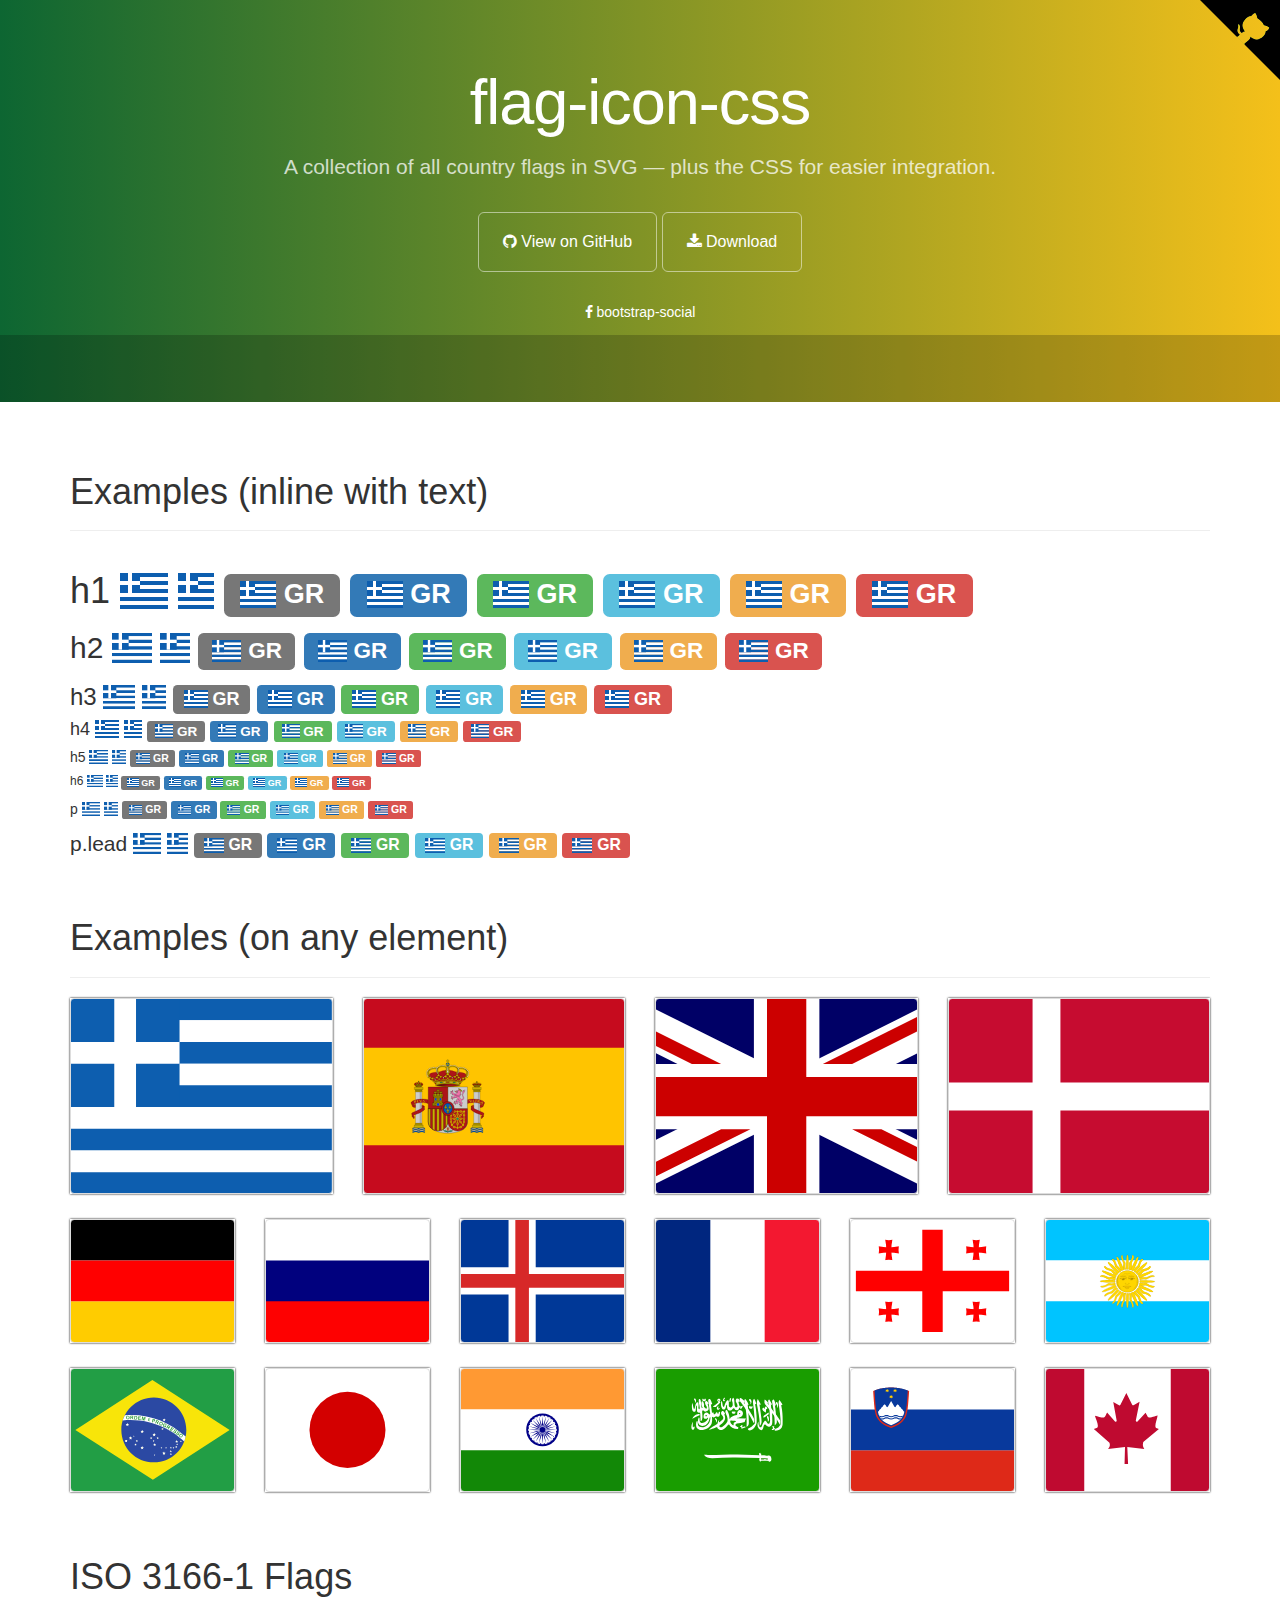
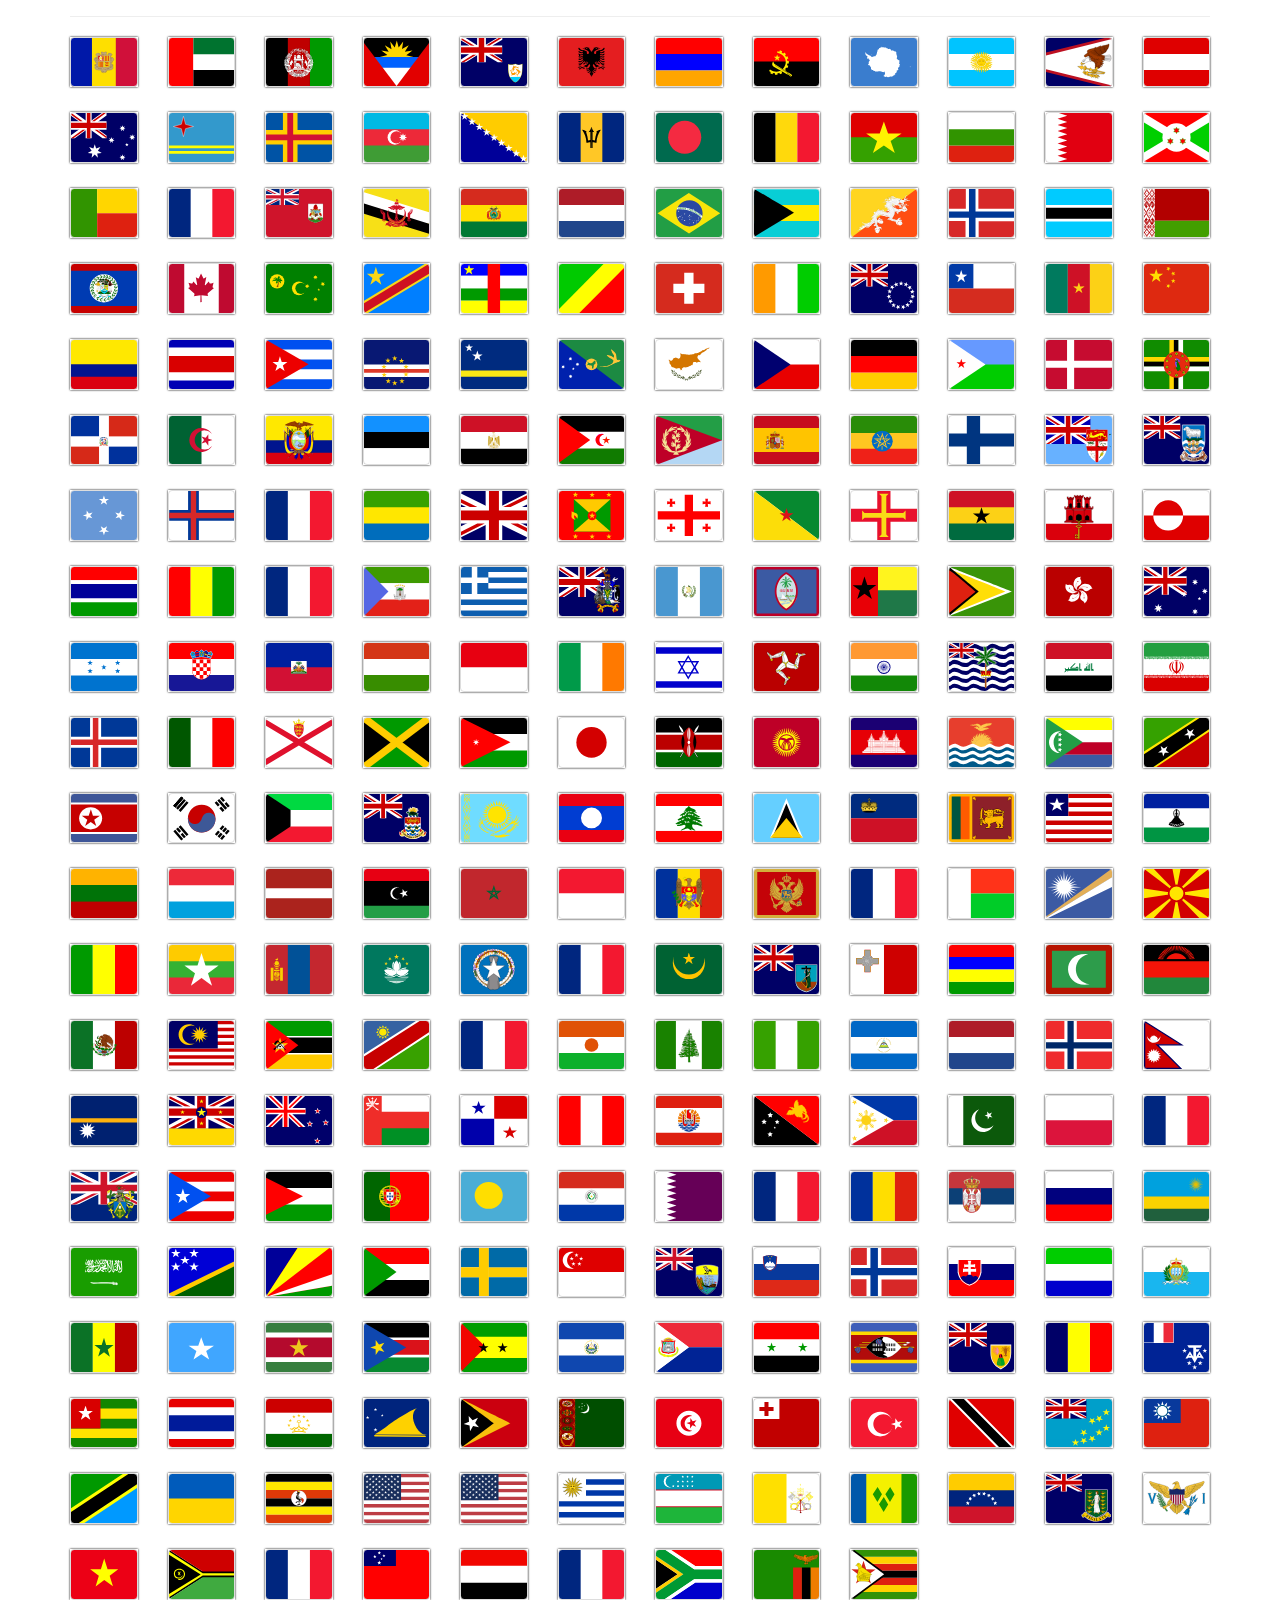
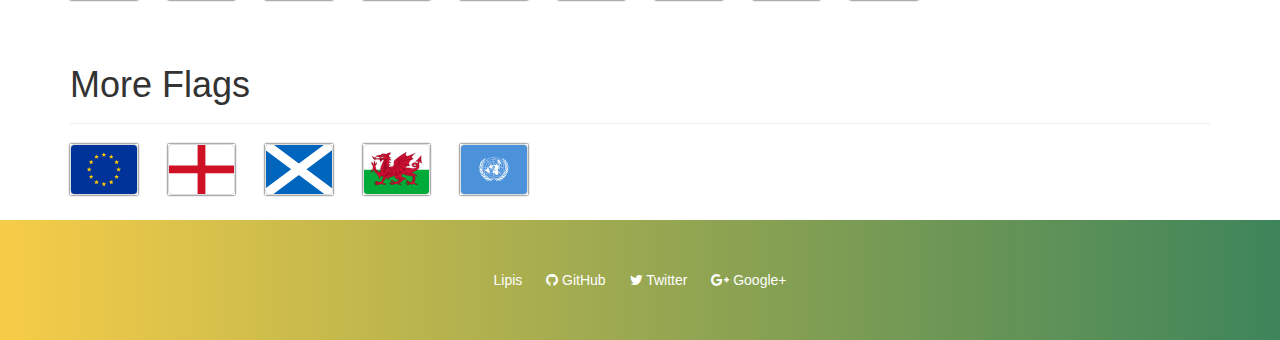
<file: apps/static/images/flag-icon-css-master/index.html>
<!DOCTYPE html>
<html lang="en">
  <head>
    <meta charset="utf-8">
    <meta name="viewport" content="width=device-width, initial-scale=1.0">
    <meta property="og:type" content="website" />
    <meta property="og:url" content="https://lipis.github.io/flag-icon-css/" />

    <title>SVG Country Flags | flag-icon-css</title>

    <link href="https://maxcdn.bootstrapcdn.com/bootstrap/3.3.6/css/bootstrap.min.css" rel="stylesheet" id="bootstrap">
    <link href="https://maxcdn.bootstrapcdn.com/font-awesome/4.5.0/css/font-awesome.min.css" rel="stylesheet">
    <link href="./assets/docs.css" rel="stylesheet">
    <link href="./css/flag-icon.css" rel="stylesheet">
  </head>

  <body>
    <div class="jumbotron">
      <div class="container">
        <h1>flag-icon-css</h1>
        <p>
          A collection of all country flags in SVG — plus the CSS for easier integration.
        </p>
        <a href="https://github.com/lipis/flag-icon-css" class="btn btn-outline btn-lg"><span class="fa fa-github"></span> View on GitHub</a>
        <a href="https://github.com/lipis/flag-icon-css/archive/master.zip" class="btn btn-outline btn-lg"><span class="fa fa-download"></span> Download</a>
        <ul class="jumbotron-links">
          <li><a href="https://lipis.github.io/bootstrap-social"><span class="fa fa-facebook"></span> bootstrap-social</a></li>
        </ul>
      </div>
      <div class="bottom">
        <iframe src="https://ghbtns.com/github-btn.html?user=lipis&amp;repo=flag-icon-css&amp;type=watch&amp;count=true" class="social-share"></iframe>
      </div>
    </div>
    <script>
      if (window.location.hostname.indexOf('github') > 0) {
        window.location.replace("http://flag-icon-css.lip.is/");
      }
    </script>
    <div class="container">
      <section id="examples">
        <div class="page-header">
          <h1>Examples (inline with text)</h1>
        </div>
        <div class="no-wrap">
          <h1>
            h1
            <span class="flag-icon flag-icon-gr"></span>
            <span class="flag-icon flag-icon-squared flag-icon-gr"></span>
            <span class="label label-default"><span class="flag-icon flag-icon-gr"></span> GR</span>
            <span class="label label-primary"><span class="flag-icon flag-icon-gr"></span> GR</span>
            <span class="label label-success"><span class="flag-icon flag-icon-gr"></span> GR</span>
            <span class="label label-info"><span class="flag-icon flag-icon-gr"></span> GR</span>
            <span class="label label-warning"><span class="flag-icon flag-icon-gr"></span> GR</span>
            <span class="label label-danger"><span class="flag-icon flag-icon-gr"></span> GR</span>
          </h1>
          <h2>
            h2
            <span class="flag-icon flag-icon-gr"></span>
            <span class="flag-icon flag-icon-squared flag-icon-gr"></span>
            <span class="label label-default"><span class="flag-icon flag-icon-gr"></span> GR</span>
            <span class="label label-primary"><span class="flag-icon flag-icon-gr"></span> GR</span>
            <span class="label label-success"><span class="flag-icon flag-icon-gr"></span> GR</span>
            <span class="label label-info"><span class="flag-icon flag-icon-gr"></span> GR</span>
            <span class="label label-warning"><span class="flag-icon flag-icon-gr"></span> GR</span>
            <span class="label label-danger"><span class="flag-icon flag-icon-gr"></span> GR</span>
          </h2>
          <h3>
            h3
            <span class="flag-icon flag-icon-gr"></span>
            <span class="flag-icon flag-icon-squared flag-icon-gr"></span>
            <span class="label label-default"><span class="flag-icon flag-icon-gr"></span> GR</span>
            <span class="label label-primary"><span class="flag-icon flag-icon-gr"></span> GR</span>
            <span class="label label-success"><span class="flag-icon flag-icon-gr"></span> GR</span>
            <span class="label label-info"><span class="flag-icon flag-icon-gr"></span> GR</span>
            <span class="label label-warning"><span class="flag-icon flag-icon-gr"></span> GR</span>
            <span class="label label-danger"><span class="flag-icon flag-icon-gr"></span> GR</span>
          </h3>
          <h4>
            h4
            <span class="flag-icon flag-icon-gr"></span>
            <span class="flag-icon flag-icon-squared flag-icon-gr"></span>
            <span class="label label-default"><span class="flag-icon flag-icon-gr"></span> GR</span>
            <span class="label label-primary"><span class="flag-icon flag-icon-gr"></span> GR</span>
            <span class="label label-success"><span class="flag-icon flag-icon-gr"></span> GR</span>
            <span class="label label-info"><span class="flag-icon flag-icon-gr"></span> GR</span>
            <span class="label label-warning"><span class="flag-icon flag-icon-gr"></span> GR</span>
            <span class="label label-danger"><span class="flag-icon flag-icon-gr"></span> GR</span>
          </h4>
          <h5>
            h5
            <span class="flag-icon flag-icon-gr"></span>
            <span class="flag-icon flag-icon-squared flag-icon-gr"></span>
            <span class="label label-default"><span class="flag-icon flag-icon-gr"></span> GR</span>
            <span class="label label-primary"><span class="flag-icon flag-icon-gr"></span> GR</span>
            <span class="label label-success"><span class="flag-icon flag-icon-gr"></span> GR</span>
            <span class="label label-info"><span class="flag-icon flag-icon-gr"></span> GR</span>
            <span class="label label-warning"><span class="flag-icon flag-icon-gr"></span> GR</span>
            <span class="label label-danger"><span class="flag-icon flag-icon-gr"></span> GR</span>
          </h5>
          <h6>
            h6
            <span class="flag-icon flag-icon-gr"></span>
            <span class="flag-icon flag-icon-squared flag-icon-gr"></span>
            <span class="label label-default"><span class="flag-icon flag-icon-gr"></span> GR</span>
            <span class="label label-primary"><span class="flag-icon flag-icon-gr"></span> GR</span>
            <span class="label label-success"><span class="flag-icon flag-icon-gr"></span> GR</span>
            <span class="label label-info"><span class="flag-icon flag-icon-gr"></span> GR</span>
            <span class="label label-warning"><span class="flag-icon flag-icon-gr"></span> GR</span>
            <span class="label label-danger"><span class="flag-icon flag-icon-gr"></span> GR</span>
          </h6>
          <p>
            p
            <span class="flag-icon flag-icon-gr"></span>
            <span class="flag-icon flag-icon-squared flag-icon-gr"></span>
            <span class="label label-default"><span class="flag-icon flag-icon-gr"></span> GR</span>
            <span class="label label-primary"><span class="flag-icon flag-icon-gr"></span> GR</span>
            <span class="label label-success"><span class="flag-icon flag-icon-gr"></span> GR</span>
            <span class="label label-info"><span class="flag-icon flag-icon-gr"></span> GR</span>
            <span class="label label-warning"><span class="flag-icon flag-icon-gr"></span> GR</span>
            <span class="label label-danger"><span class="flag-icon flag-icon-gr"></span> GR</span>
          </p>
          <p class="lead">
            p.lead
            <span class="flag-icon flag-icon-gr"></span>
            <span class="flag-icon flag-icon-squared flag-icon-gr"></span>
            <span class="label label-default"><span class="flag-icon flag-icon-gr"></span> GR</span>
            <span class="label label-primary"><span class="flag-icon flag-icon-gr"></span> GR</span>
            <span class="label label-success"><span class="flag-icon flag-icon-gr"></span> GR</span>
            <span class="label label-info"><span class="flag-icon flag-icon-gr"></span> GR</span>
            <span class="label label-warning"><span class="flag-icon flag-icon-gr"></span> GR</span>
            <span class="label label-danger"><span class="flag-icon flag-icon-gr"></span> GR</span>
          </p>
        </section>
      </section>
      <section id="more" class="d">
        <div class="page-header">
          <h1>Examples (on any element)</h1>
        </div>
        <div class="row">
          <div class="col-lg-3 col-md-4 col-sm-4 col-xs-6">
            <div class="flag-wrapper">
              <div class="img-thumbnail flag flag-icon-background flag-icon-gr"></div>
            </div>
          </div>
          <div class="col-lg-3 col-md-4 col-sm-4 col-xs-6">
            <div class="flag-wrapper">
              <div class="img-thumbnail flag flag-icon-background flag-icon-es"></div>
            </div>
          </div>
          <div class="col-lg-3 col-md-4 col-sm-4 col-xs-3">
            <div class="flag-wrapper">
              <div class="img-thumbnail flag flag-icon-background flag-icon-gb"></div>
            </div>
          </div>
          <div class="col-lg-3 col-sm-2 col-xs-3">
            <div class="flag-wrapper">
              <div class="img-thumbnail flag flag-icon-background flag-icon-dk"></div>
            </div>
          </div>
          <div class="col-sm-2 col-xs-3">
            <div class="flag-wrapper">
              <div class="img-thumbnail flag flag-icon-background flag-icon-de"></div>
            </div>
          </div>
          <div class="col-sm-2 col-xs-3">
            <div class="flag-wrapper">
              <div class="img-thumbnail flag flag-icon-background flag-icon-ru"></div>
            </div>
          </div>
          <div class="col-sm-2 col-xs-3">
            <div class="flag-wrapper">
              <div class="img-thumbnail flag flag-icon-background flag-icon-is"></div>
            </div>
          </div>
          <div class="col-sm-2 col-xs-3">
            <div class="flag-wrapper">
              <div class="img-thumbnail flag flag-icon-background flag-icon-fr"></div>
            </div>
          </div>
          <div class="col-sm-2 col-xs-3">
            <div class="flag-wrapper">
              <div class="img-thumbnail flag flag-icon-background flag-icon-ge"></div>
            </div>
          </div>
          <div class="col-sm-2 col-xs-3">
            <div class="flag-wrapper">
              <div class="img-thumbnail flag flag-icon-background flag-icon-ar"></div>
            </div>
          </div>
          <div class="col-sm-2 col-xs-3">
            <div class="flag-wrapper">
              <div class="img-thumbnail flag flag-icon-background flag-icon-br"></div>
            </div>
          </div>
          <div class="col-sm-2 col-xs-3">
            <div class="flag-wrapper">
              <div class="img-thumbnail flag flag-icon-background flag-icon-jp"></div>
            </div>
          </div>
          <div class="col-sm-2 col-xs-3 hidden-xs">
            <div class="flag-wrapper">
              <div class="img-thumbnail flag flag-icon-background flag-icon-in"></div>
            </div>
          </div>
          <div class="col-sm-2 col-xs-3">
            <div class="flag-wrapper">
              <div class="img-thumbnail flag flag-icon-background flag-icon-sa"></div>
            </div>
          </div>
          <div class="col-sm-2 col-xs-3">
            <div class="flag-wrapper">
              <div class="img-thumbnail flag flag-icon-background flag-icon-si"></div>
            </div>
          </div>
          <div class="col-sm-2 col-xs-3 visible-lg">
            <div class="flag-wrapper">
              <div class="img-thumbnail flag flag-icon-background flag-icon-ca"></div>
            </div>
          </div>
        </div>
      </section>
      <section class="all-flags">
        <div class="page-header">
          <h1>ISO 3166-1 Flags</h1>
        </div>
        <div class="row">
          <div class="col-md-1 col-sm-2 col-xs-3"><div class="flag-wrapper"><div class="img-thumbnail flag flag-icon-background flag-icon-ad" title="ad" id="ad"></div></div></div>
          <div class="col-md-1 col-sm-2 col-xs-3"><div class="flag-wrapper"><div class="img-thumbnail flag flag-icon-background flag-icon-ae" title="ae" id="ae"></div></div></div>
          <div class="col-md-1 col-sm-2 col-xs-3"><div class="flag-wrapper"><div class="img-thumbnail flag flag-icon-background flag-icon-af" title="af" id="af"></div></div></div>
          <div class="col-md-1 col-sm-2 col-xs-3"><div class="flag-wrapper"><div class="img-thumbnail flag flag-icon-background flag-icon-ag" title="ag" id="ag"></div></div></div>
          <div class="col-md-1 col-sm-2 col-xs-3"><div class="flag-wrapper"><div class="img-thumbnail flag flag-icon-background flag-icon-ai" title="ai" id="ai"></div></div></div>
          <div class="col-md-1 col-sm-2 col-xs-3"><div class="flag-wrapper"><div class="img-thumbnail flag flag-icon-background flag-icon-al" title="al" id="al"></div></div></div>
          <div class="col-md-1 col-sm-2 col-xs-3"><div class="flag-wrapper"><div class="img-thumbnail flag flag-icon-background flag-icon-am" title="am" id="am"></div></div></div>
          <div class="col-md-1 col-sm-2 col-xs-3"><div class="flag-wrapper"><div class="img-thumbnail flag flag-icon-background flag-icon-ao" title="ao" id="ao"></div></div></div>
          <div class="col-md-1 col-sm-2 col-xs-3"><div class="flag-wrapper"><div class="img-thumbnail flag flag-icon-background flag-icon-aq" title="aq" id="aq"></div></div></div>
          <div class="col-md-1 col-sm-2 col-xs-3"><div class="flag-wrapper"><div class="img-thumbnail flag flag-icon-background flag-icon-ar" title="ar" id="ar"></div></div></div>
          <div class="col-md-1 col-sm-2 col-xs-3"><div class="flag-wrapper"><div class="img-thumbnail flag flag-icon-background flag-icon-as" title="as" id="as"></div></div></div>
          <div class="col-md-1 col-sm-2 col-xs-3"><div class="flag-wrapper"><div class="img-thumbnail flag flag-icon-background flag-icon-at" title="at" id="at"></div></div></div>
          <div class="col-md-1 col-sm-2 col-xs-3"><div class="flag-wrapper"><div class="img-thumbnail flag flag-icon-background flag-icon-au" title="au" id="au"></div></div></div>
          <div class="col-md-1 col-sm-2 col-xs-3"><div class="flag-wrapper"><div class="img-thumbnail flag flag-icon-background flag-icon-aw" title="aw" id="aw"></div></div></div>
          <div class="col-md-1 col-sm-2 col-xs-3"><div class="flag-wrapper"><div class="img-thumbnail flag flag-icon-background flag-icon-ax" title="ax" id="ax"></div></div></div>
          <div class="col-md-1 col-sm-2 col-xs-3"><div class="flag-wrapper"><div class="img-thumbnail flag flag-icon-background flag-icon-az" title="az" id="az"></div></div></div>
          <div class="col-md-1 col-sm-2 col-xs-3"><div class="flag-wrapper"><div class="img-thumbnail flag flag-icon-background flag-icon-ba" title="ba" id="ba"></div></div></div>
          <div class="col-md-1 col-sm-2 col-xs-3"><div class="flag-wrapper"><div class="img-thumbnail flag flag-icon-background flag-icon-bb" title="bb" id="bb"></div></div></div>
          <div class="col-md-1 col-sm-2 col-xs-3"><div class="flag-wrapper"><div class="img-thumbnail flag flag-icon-background flag-icon-bd" title="bd" id="bd"></div></div></div>
          <div class="col-md-1 col-sm-2 col-xs-3"><div class="flag-wrapper"><div class="img-thumbnail flag flag-icon-background flag-icon-be" title="be" id="be"></div></div></div>
          <div class="col-md-1 col-sm-2 col-xs-3"><div class="flag-wrapper"><div class="img-thumbnail flag flag-icon-background flag-icon-bf" title="bf" id="bf"></div></div></div>
          <div class="col-md-1 col-sm-2 col-xs-3"><div class="flag-wrapper"><div class="img-thumbnail flag flag-icon-background flag-icon-bg" title="bg" id="bg"></div></div></div>
          <div class="col-md-1 col-sm-2 col-xs-3"><div class="flag-wrapper"><div class="img-thumbnail flag flag-icon-background flag-icon-bh" title="bh" id="bh"></div></div></div>
          <div class="col-md-1 col-sm-2 col-xs-3"><div class="flag-wrapper"><div class="img-thumbnail flag flag-icon-background flag-icon-bi" title="bi" id="bi"></div></div></div>
          <div class="col-md-1 col-sm-2 col-xs-3"><div class="flag-wrapper"><div class="img-thumbnail flag flag-icon-background flag-icon-bj" title="bj" id="bj"></div></div></div>
          <div class="col-md-1 col-sm-2 col-xs-3"><div class="flag-wrapper"><div class="img-thumbnail flag flag-icon-background flag-icon-bl" title="bl" id="bl"></div></div></div>
          <div class="col-md-1 col-sm-2 col-xs-3"><div class="flag-wrapper"><div class="img-thumbnail flag flag-icon-background flag-icon-bm" title="bm" id="bm"></div></div></div>
          <div class="col-md-1 col-sm-2 col-xs-3"><div class="flag-wrapper"><div class="img-thumbnail flag flag-icon-background flag-icon-bn" title="bn" id="bn"></div></div></div>
          <div class="col-md-1 col-sm-2 col-xs-3"><div class="flag-wrapper"><div class="img-thumbnail flag flag-icon-background flag-icon-bo" title="bo" id="bo"></div></div></div>
          <div class="col-md-1 col-sm-2 col-xs-3"><div class="flag-wrapper"><div class="img-thumbnail flag flag-icon-background flag-icon-bq" title="bq" id="bq"></div></div></div>
          <div class="col-md-1 col-sm-2 col-xs-3"><div class="flag-wrapper"><div class="img-thumbnail flag flag-icon-background flag-icon-br" title="br" id="br"></div></div></div>
          <div class="col-md-1 col-sm-2 col-xs-3"><div class="flag-wrapper"><div class="img-thumbnail flag flag-icon-background flag-icon-bs" title="bs" id="bs"></div></div></div>
          <div class="col-md-1 col-sm-2 col-xs-3"><div class="flag-wrapper"><div class="img-thumbnail flag flag-icon-background flag-icon-bt" title="bt" id="bt"></div></div></div>
          <div class="col-md-1 col-sm-2 col-xs-3"><div class="flag-wrapper"><div class="img-thumbnail flag flag-icon-background flag-icon-bv" title="bv" id="bv"></div></div></div>
          <div class="col-md-1 col-sm-2 col-xs-3"><div class="flag-wrapper"><div class="img-thumbnail flag flag-icon-background flag-icon-bw" title="bw" id="bw"></div></div></div>
          <div class="col-md-1 col-sm-2 col-xs-3"><div class="flag-wrapper"><div class="img-thumbnail flag flag-icon-background flag-icon-by" title="by" id="by"></div></div></div>
          <div class="col-md-1 col-sm-2 col-xs-3"><div class="flag-wrapper"><div class="img-thumbnail flag flag-icon-background flag-icon-bz" title="bz" id="bz"></div></div></div>
          <div class="col-md-1 col-sm-2 col-xs-3"><div class="flag-wrapper"><div class="img-thumbnail flag flag-icon-background flag-icon-ca" title="ca" id="ca"></div></div></div>
          <div class="col-md-1 col-sm-2 col-xs-3"><div class="flag-wrapper"><div class="img-thumbnail flag flag-icon-background flag-icon-cc" title="cc" id="cc"></div></div></div>
          <div class="col-md-1 col-sm-2 col-xs-3"><div class="flag-wrapper"><div class="img-thumbnail flag flag-icon-background flag-icon-cd" title="cd" id="cd"></div></div></div>
          <div class="col-md-1 col-sm-2 col-xs-3"><div class="flag-wrapper"><div class="img-thumbnail flag flag-icon-background flag-icon-cf" title="cf" id="cf"></div></div></div>
          <div class="col-md-1 col-sm-2 col-xs-3"><div class="flag-wrapper"><div class="img-thumbnail flag flag-icon-background flag-icon-cg" title="cg" id="cg"></div></div></div>
          <div class="col-md-1 col-sm-2 col-xs-3"><div class="flag-wrapper"><div class="img-thumbnail flag flag-icon-background flag-icon-ch" title="ch" id="ch"></div></div></div>
          <div class="col-md-1 col-sm-2 col-xs-3"><div class="flag-wrapper"><div class="img-thumbnail flag flag-icon-background flag-icon-ci" title="ci" id="ci"></div></div></div>
          <div class="col-md-1 col-sm-2 col-xs-3"><div class="flag-wrapper"><div class="img-thumbnail flag flag-icon-background flag-icon-ck" title="ck" id="ck"></div></div></div>
          <div class="col-md-1 col-sm-2 col-xs-3"><div class="flag-wrapper"><div class="img-thumbnail flag flag-icon-background flag-icon-cl" title="cl" id="cl"></div></div></div>
          <div class="col-md-1 col-sm-2 col-xs-3"><div class="flag-wrapper"><div class="img-thumbnail flag flag-icon-background flag-icon-cm" title="cm" id="cm"></div></div></div>
          <div class="col-md-1 col-sm-2 col-xs-3"><div class="flag-wrapper"><div class="img-thumbnail flag flag-icon-background flag-icon-cn" title="cn" id="cn"></div></div></div>
          <div class="col-md-1 col-sm-2 col-xs-3"><div class="flag-wrapper"><div class="img-thumbnail flag flag-icon-background flag-icon-co" title="co" id="co"></div></div></div>
          <div class="col-md-1 col-sm-2 col-xs-3"><div class="flag-wrapper"><div class="img-thumbnail flag flag-icon-background flag-icon-cr" title="cr" id="cr"></div></div></div>
          <div class="col-md-1 col-sm-2 col-xs-3"><div class="flag-wrapper"><div class="img-thumbnail flag flag-icon-background flag-icon-cu" title="cu" id="cu"></div></div></div>
          <div class="col-md-1 col-sm-2 col-xs-3"><div class="flag-wrapper"><div class="img-thumbnail flag flag-icon-background flag-icon-cv" title="cv" id="cv"></div></div></div>
          <div class="col-md-1 col-sm-2 col-xs-3"><div class="flag-wrapper"><div class="img-thumbnail flag flag-icon-background flag-icon-cw" title="cw" id="cw"></div></div></div>
          <div class="col-md-1 col-sm-2 col-xs-3"><div class="flag-wrapper"><div class="img-thumbnail flag flag-icon-background flag-icon-cx" title="cx" id="cx"></div></div></div>
          <div class="col-md-1 col-sm-2 col-xs-3"><div class="flag-wrapper"><div class="img-thumbnail flag flag-icon-background flag-icon-cy" title="cy" id="cy"></div></div></div>
          <div class="col-md-1 col-sm-2 col-xs-3"><div class="flag-wrapper"><div class="img-thumbnail flag flag-icon-background flag-icon-cz" title="cz" id="cz"></div></div></div>
          <div class="col-md-1 col-sm-2 col-xs-3"><div class="flag-wrapper"><div class="img-thumbnail flag flag-icon-background flag-icon-de" title="de" id="de"></div></div></div>
          <div class="col-md-1 col-sm-2 col-xs-3"><div class="flag-wrapper"><div class="img-thumbnail flag flag-icon-background flag-icon-dj" title="dj" id="dj"></div></div></div>
          <div class="col-md-1 col-sm-2 col-xs-3"><div class="flag-wrapper"><div class="img-thumbnail flag flag-icon-background flag-icon-dk" title="dk" id="dk"></div></div></div>
          <div class="col-md-1 col-sm-2 col-xs-3"><div class="flag-wrapper"><div class="img-thumbnail flag flag-icon-background flag-icon-dm" title="dm" id="dm"></div></div></div>
          <div class="col-md-1 col-sm-2 col-xs-3"><div class="flag-wrapper"><div class="img-thumbnail flag flag-icon-background flag-icon-do" title="do" id="do"></div></div></div>
          <div class="col-md-1 col-sm-2 col-xs-3"><div class="flag-wrapper"><div class="img-thumbnail flag flag-icon-background flag-icon-dz" title="dz" id="dz"></div></div></div>
          <div class="col-md-1 col-sm-2 col-xs-3"><div class="flag-wrapper"><div class="img-thumbnail flag flag-icon-background flag-icon-ec" title="ec" id="ec"></div></div></div>
          <div class="col-md-1 col-sm-2 col-xs-3"><div class="flag-wrapper"><div class="img-thumbnail flag flag-icon-background flag-icon-ee" title="ee" id="ee"></div></div></div>
          <div class="col-md-1 col-sm-2 col-xs-3"><div class="flag-wrapper"><div class="img-thumbnail flag flag-icon-background flag-icon-eg" title="eg" id="eg"></div></div></div>
          <div class="col-md-1 col-sm-2 col-xs-3"><div class="flag-wrapper"><div class="img-thumbnail flag flag-icon-background flag-icon-eh" title="eh" id="eh"></div></div></div>
          <div class="col-md-1 col-sm-2 col-xs-3"><div class="flag-wrapper"><div class="img-thumbnail flag flag-icon-background flag-icon-er" title="er" id="er"></div></div></div>
          <div class="col-md-1 col-sm-2 col-xs-3"><div class="flag-wrapper"><div class="img-thumbnail flag flag-icon-background flag-icon-es" title="es" id="es"></div></div></div>
          <div class="col-md-1 col-sm-2 col-xs-3"><div class="flag-wrapper"><div class="img-thumbnail flag flag-icon-background flag-icon-et" title="et" id="et"></div></div></div>
          <div class="col-md-1 col-sm-2 col-xs-3"><div class="flag-wrapper"><div class="img-thumbnail flag flag-icon-background flag-icon-fi" title="fi" id="fi"></div></div></div>
          <div class="col-md-1 col-sm-2 col-xs-3"><div class="flag-wrapper"><div class="img-thumbnail flag flag-icon-background flag-icon-fj" title="fj" id="fj"></div></div></div>
          <div class="col-md-1 col-sm-2 col-xs-3"><div class="flag-wrapper"><div class="img-thumbnail flag flag-icon-background flag-icon-fk" title="fk" id="fk"></div></div></div>
          <div class="col-md-1 col-sm-2 col-xs-3"><div class="flag-wrapper"><div class="img-thumbnail flag flag-icon-background flag-icon-fm" title="fm" id="fm"></div></div></div>
          <div class="col-md-1 col-sm-2 col-xs-3"><div class="flag-wrapper"><div class="img-thumbnail flag flag-icon-background flag-icon-fo" title="fo" id="fo"></div></div></div>
          <div class="col-md-1 col-sm-2 col-xs-3"><div class="flag-wrapper"><div class="img-thumbnail flag flag-icon-background flag-icon-fr" title="fr" id="fr"></div></div></div>
          <div class="col-md-1 col-sm-2 col-xs-3"><div class="flag-wrapper"><div class="img-thumbnail flag flag-icon-background flag-icon-ga" title="ga" id="ga"></div></div></div>
          <div class="col-md-1 col-sm-2 col-xs-3"><div class="flag-wrapper"><div class="img-thumbnail flag flag-icon-background flag-icon-gb" title="gb" id="gb"></div></div></div>
          <div class="col-md-1 col-sm-2 col-xs-3"><div class="flag-wrapper"><div class="img-thumbnail flag flag-icon-background flag-icon-gd" title="gd" id="gd"></div></div></div>
          <div class="col-md-1 col-sm-2 col-xs-3"><div class="flag-wrapper"><div class="img-thumbnail flag flag-icon-background flag-icon-ge" title="ge" id="ge"></div></div></div>
          <div class="col-md-1 col-sm-2 col-xs-3"><div class="flag-wrapper"><div class="img-thumbnail flag flag-icon-background flag-icon-gf" title="gf" id="gf"></div></div></div>
          <div class="col-md-1 col-sm-2 col-xs-3"><div class="flag-wrapper"><div class="img-thumbnail flag flag-icon-background flag-icon-gg" title="gg" id="gg"></div></div></div>
          <div class="col-md-1 col-sm-2 col-xs-3"><div class="flag-wrapper"><div class="img-thumbnail flag flag-icon-background flag-icon-gh" title="gh" id="gh"></div></div></div>
          <div class="col-md-1 col-sm-2 col-xs-3"><div class="flag-wrapper"><div class="img-thumbnail flag flag-icon-background flag-icon-gi" title="gi" id="gi"></div></div></div>
          <div class="col-md-1 col-sm-2 col-xs-3"><div class="flag-wrapper"><div class="img-thumbnail flag flag-icon-background flag-icon-gl" title="gl" id="gl"></div></div></div>
          <div class="col-md-1 col-sm-2 col-xs-3"><div class="flag-wrapper"><div class="img-thumbnail flag flag-icon-background flag-icon-gm" title="gm" id="gm"></div></div></div>
          <div class="col-md-1 col-sm-2 col-xs-3"><div class="flag-wrapper"><div class="img-thumbnail flag flag-icon-background flag-icon-gn" title="gn" id="gn"></div></div></div>
          <div class="col-md-1 col-sm-2 col-xs-3"><div class="flag-wrapper"><div class="img-thumbnail flag flag-icon-background flag-icon-gp" title="gp" id="gp"></div></div></div>
          <div class="col-md-1 col-sm-2 col-xs-3"><div class="flag-wrapper"><div class="img-thumbnail flag flag-icon-background flag-icon-gq" title="gq" id="gq"></div></div></div>
          <div class="col-md-1 col-sm-2 col-xs-3"><div class="flag-wrapper"><div class="img-thumbnail flag flag-icon-background flag-icon-gr" title="gr" id="gr"></div></div></div>
          <div class="col-md-1 col-sm-2 col-xs-3"><div class="flag-wrapper"><div class="img-thumbnail flag flag-icon-background flag-icon-gs" title="gs" id="gs"></div></div></div>
          <div class="col-md-1 col-sm-2 col-xs-3"><div class="flag-wrapper"><div class="img-thumbnail flag flag-icon-background flag-icon-gt" title="gt" id="gt"></div></div></div>
          <div class="col-md-1 col-sm-2 col-xs-3"><div class="flag-wrapper"><div class="img-thumbnail flag flag-icon-background flag-icon-gu" title="gu" id="gu"></div></div></div>
          <div class="col-md-1 col-sm-2 col-xs-3"><div class="flag-wrapper"><div class="img-thumbnail flag flag-icon-background flag-icon-gw" title="gw" id="gw"></div></div></div>
          <div class="col-md-1 col-sm-2 col-xs-3"><div class="flag-wrapper"><div class="img-thumbnail flag flag-icon-background flag-icon-gy" title="gy" id="gy"></div></div></div>
          <div class="col-md-1 col-sm-2 col-xs-3"><div class="flag-wrapper"><div class="img-thumbnail flag flag-icon-background flag-icon-hk" title="hk" id="hk"></div></div></div>
          <div class="col-md-1 col-sm-2 col-xs-3"><div class="flag-wrapper"><div class="img-thumbnail flag flag-icon-background flag-icon-hm" title="hm" id="hm"></div></div></div>
          <div class="col-md-1 col-sm-2 col-xs-3"><div class="flag-wrapper"><div class="img-thumbnail flag flag-icon-background flag-icon-hn" title="hn" id="hn"></div></div></div>
          <div class="col-md-1 col-sm-2 col-xs-3"><div class="flag-wrapper"><div class="img-thumbnail flag flag-icon-background flag-icon-hr" title="hr" id="hr"></div></div></div>
          <div class="col-md-1 col-sm-2 col-xs-3"><div class="flag-wrapper"><div class="img-thumbnail flag flag-icon-background flag-icon-ht" title="ht" id="ht"></div></div></div>
          <div class="col-md-1 col-sm-2 col-xs-3"><div class="flag-wrapper"><div class="img-thumbnail flag flag-icon-background flag-icon-hu" title="hu" id="hu"></div></div></div>
          <div class="col-md-1 col-sm-2 col-xs-3"><div class="flag-wrapper"><div class="img-thumbnail flag flag-icon-background flag-icon-id" title="id" id="id"></div></div></div>
          <div class="col-md-1 col-sm-2 col-xs-3"><div class="flag-wrapper"><div class="img-thumbnail flag flag-icon-background flag-icon-ie" title="ie" id="ie"></div></div></div>
          <div class="col-md-1 col-sm-2 col-xs-3"><div class="flag-wrapper"><div class="img-thumbnail flag flag-icon-background flag-icon-il" title="il" id="il"></div></div></div>
          <div class="col-md-1 col-sm-2 col-xs-3"><div class="flag-wrapper"><div class="img-thumbnail flag flag-icon-background flag-icon-im" title="im" id="im"></div></div></div>
          <div class="col-md-1 col-sm-2 col-xs-3"><div class="flag-wrapper"><div class="img-thumbnail flag flag-icon-background flag-icon-in" title="in" id="in"></div></div></div>
          <div class="col-md-1 col-sm-2 col-xs-3"><div class="flag-wrapper"><div class="img-thumbnail flag flag-icon-background flag-icon-io" title="io" id="io"></div></div></div>
          <div class="col-md-1 col-sm-2 col-xs-3"><div class="flag-wrapper"><div class="img-thumbnail flag flag-icon-background flag-icon-iq" title="iq" id="iq"></div></div></div>
          <div class="col-md-1 col-sm-2 col-xs-3"><div class="flag-wrapper"><div class="img-thumbnail flag flag-icon-background flag-icon-ir" title="ir" id="ir"></div></div></div>
          <div class="col-md-1 col-sm-2 col-xs-3"><div class="flag-wrapper"><div class="img-thumbnail flag flag-icon-background flag-icon-is" title="is" id="is"></div></div></div>
          <div class="col-md-1 col-sm-2 col-xs-3"><div class="flag-wrapper"><div class="img-thumbnail flag flag-icon-background flag-icon-it" title="it" id="it"></div></div></div>
          <div class="col-md-1 col-sm-2 col-xs-3"><div class="flag-wrapper"><div class="img-thumbnail flag flag-icon-background flag-icon-je" title="je" id="je"></div></div></div>
          <div class="col-md-1 col-sm-2 col-xs-3"><div class="flag-wrapper"><div class="img-thumbnail flag flag-icon-background flag-icon-jm" title="jm" id="jm"></div></div></div>
          <div class="col-md-1 col-sm-2 col-xs-3"><div class="flag-wrapper"><div class="img-thumbnail flag flag-icon-background flag-icon-jo" title="jo" id="jo"></div></div></div>
          <div class="col-md-1 col-sm-2 col-xs-3"><div class="flag-wrapper"><div class="img-thumbnail flag flag-icon-background flag-icon-jp" title="jp" id="jp"></div></div></div>
          <div class="col-md-1 col-sm-2 col-xs-3"><div class="flag-wrapper"><div class="img-thumbnail flag flag-icon-background flag-icon-ke" title="ke" id="ke"></div></div></div>
          <div class="col-md-1 col-sm-2 col-xs-3"><div class="flag-wrapper"><div class="img-thumbnail flag flag-icon-background flag-icon-kg" title="kg" id="kg"></div></div></div>
          <div class="col-md-1 col-sm-2 col-xs-3"><div class="flag-wrapper"><div class="img-thumbnail flag flag-icon-background flag-icon-kh" title="kh" id="kh"></div></div></div>
          <div class="col-md-1 col-sm-2 col-xs-3"><div class="flag-wrapper"><div class="img-thumbnail flag flag-icon-background flag-icon-ki" title="ki" id="ki"></div></div></div>
          <div class="col-md-1 col-sm-2 col-xs-3"><div class="flag-wrapper"><div class="img-thumbnail flag flag-icon-background flag-icon-km" title="km" id="km"></div></div></div>
          <div class="col-md-1 col-sm-2 col-xs-3"><div class="flag-wrapper"><div class="img-thumbnail flag flag-icon-background flag-icon-kn" title="kn" id="kn"></div></div></div>
          <div class="col-md-1 col-sm-2 col-xs-3"><div class="flag-wrapper"><div class="img-thumbnail flag flag-icon-background flag-icon-kp" title="kp" id="kp"></div></div></div>
          <div class="col-md-1 col-sm-2 col-xs-3"><div class="flag-wrapper"><div class="img-thumbnail flag flag-icon-background flag-icon-kr" title="kr" id="kr"></div></div></div>
          <div class="col-md-1 col-sm-2 col-xs-3"><div class="flag-wrapper"><div class="img-thumbnail flag flag-icon-background flag-icon-kw" title="kw" id="kw"></div></div></div>
          <div class="col-md-1 col-sm-2 col-xs-3"><div class="flag-wrapper"><div class="img-thumbnail flag flag-icon-background flag-icon-ky" title="ky" id="ky"></div></div></div>
          <div class="col-md-1 col-sm-2 col-xs-3"><div class="flag-wrapper"><div class="img-thumbnail flag flag-icon-background flag-icon-kz" title="kz" id="kz"></div></div></div>
          <div class="col-md-1 col-sm-2 col-xs-3"><div class="flag-wrapper"><div class="img-thumbnail flag flag-icon-background flag-icon-la" title="la" id="la"></div></div></div>
          <div class="col-md-1 col-sm-2 col-xs-3"><div class="flag-wrapper"><div class="img-thumbnail flag flag-icon-background flag-icon-lb" title="lb" id="lb"></div></div></div>
          <div class="col-md-1 col-sm-2 col-xs-3"><div class="flag-wrapper"><div class="img-thumbnail flag flag-icon-background flag-icon-lc" title="lc" id="lc"></div></div></div>
          <div class="col-md-1 col-sm-2 col-xs-3"><div class="flag-wrapper"><div class="img-thumbnail flag flag-icon-background flag-icon-li" title="li" id="li"></div></div></div>
          <div class="col-md-1 col-sm-2 col-xs-3"><div class="flag-wrapper"><div class="img-thumbnail flag flag-icon-background flag-icon-lk" title="lk" id="lk"></div></div></div>
          <div class="col-md-1 col-sm-2 col-xs-3"><div class="flag-wrapper"><div class="img-thumbnail flag flag-icon-background flag-icon-lr" title="lr" id="lr"></div></div></div>
          <div class="col-md-1 col-sm-2 col-xs-3"><div class="flag-wrapper"><div class="img-thumbnail flag flag-icon-background flag-icon-ls" title="ls" id="ls"></div></div></div>
          <div class="col-md-1 col-sm-2 col-xs-3"><div class="flag-wrapper"><div class="img-thumbnail flag flag-icon-background flag-icon-lt" title="lt" id="lt"></div></div></div>
          <div class="col-md-1 col-sm-2 col-xs-3"><div class="flag-wrapper"><div class="img-thumbnail flag flag-icon-background flag-icon-lu" title="lu" id="lu"></div></div></div>
          <div class="col-md-1 col-sm-2 col-xs-3"><div class="flag-wrapper"><div class="img-thumbnail flag flag-icon-background flag-icon-lv" title="lv" id="lv"></div></div></div>
          <div class="col-md-1 col-sm-2 col-xs-3"><div class="flag-wrapper"><div class="img-thumbnail flag flag-icon-background flag-icon-ly" title="ly" id="ly"></div></div></div>
          <div class="col-md-1 col-sm-2 col-xs-3"><div class="flag-wrapper"><div class="img-thumbnail flag flag-icon-background flag-icon-ma" title="ma" id="ma"></div></div></div>
          <div class="col-md-1 col-sm-2 col-xs-3"><div class="flag-wrapper"><div class="img-thumbnail flag flag-icon-background flag-icon-mc" title="mc" id="mc"></div></div></div>
          <div class="col-md-1 col-sm-2 col-xs-3"><div class="flag-wrapper"><div class="img-thumbnail flag flag-icon-background flag-icon-md" title="md" id="md"></div></div></div>
          <div class="col-md-1 col-sm-2 col-xs-3"><div class="flag-wrapper"><div class="img-thumbnail flag flag-icon-background flag-icon-me" title="me" id="me"></div></div></div>
          <div class="col-md-1 col-sm-2 col-xs-3"><div class="flag-wrapper"><div class="img-thumbnail flag flag-icon-background flag-icon-mf" title="mf" id="mf"></div></div></div>
          <div class="col-md-1 col-sm-2 col-xs-3"><div class="flag-wrapper"><div class="img-thumbnail flag flag-icon-background flag-icon-mg" title="mg" id="mg"></div></div></div>
          <div class="col-md-1 col-sm-2 col-xs-3"><div class="flag-wrapper"><div class="img-thumbnail flag flag-icon-background flag-icon-mh" title="mh" id="mh"></div></div></div>
          <div class="col-md-1 col-sm-2 col-xs-3"><div class="flag-wrapper"><div class="img-thumbnail flag flag-icon-background flag-icon-mk" title="mk" id="mk"></div></div></div>
          <div class="col-md-1 col-sm-2 col-xs-3"><div class="flag-wrapper"><div class="img-thumbnail flag flag-icon-background flag-icon-ml" title="ml" id="ml"></div></div></div>
          <div class="col-md-1 col-sm-2 col-xs-3"><div class="flag-wrapper"><div class="img-thumbnail flag flag-icon-background flag-icon-mm" title="mm" id="mm"></div></div></div>
          <div class="col-md-1 col-sm-2 col-xs-3"><div class="flag-wrapper"><div class="img-thumbnail flag flag-icon-background flag-icon-mn" title="mn" id="mn"></div></div></div>
          <div class="col-md-1 col-sm-2 col-xs-3"><div class="flag-wrapper"><div class="img-thumbnail flag flag-icon-background flag-icon-mo" title="mo" id="mo"></div></div></div>
          <div class="col-md-1 col-sm-2 col-xs-3"><div class="flag-wrapper"><div class="img-thumbnail flag flag-icon-background flag-icon-mp" title="mp" id="mp"></div></div></div>
          <div class="col-md-1 col-sm-2 col-xs-3"><div class="flag-wrapper"><div class="img-thumbnail flag flag-icon-background flag-icon-mq" title="mq" id="mq"></div></div></div>
          <div class="col-md-1 col-sm-2 col-xs-3"><div class="flag-wrapper"><div class="img-thumbnail flag flag-icon-background flag-icon-mr" title="mr" id="mr"></div></div></div>
          <div class="col-md-1 col-sm-2 col-xs-3"><div class="flag-wrapper"><div class="img-thumbnail flag flag-icon-background flag-icon-ms" title="ms" id="ms"></div></div></div>
          <div class="col-md-1 col-sm-2 col-xs-3"><div class="flag-wrapper"><div class="img-thumbnail flag flag-icon-background flag-icon-mt" title="mt" id="mt"></div></div></div>
          <div class="col-md-1 col-sm-2 col-xs-3"><div class="flag-wrapper"><div class="img-thumbnail flag flag-icon-background flag-icon-mu" title="mu" id="mu"></div></div></div>
          <div class="col-md-1 col-sm-2 col-xs-3"><div class="flag-wrapper"><div class="img-thumbnail flag flag-icon-background flag-icon-mv" title="mv" id="mv"></div></div></div>
          <div class="col-md-1 col-sm-2 col-xs-3"><div class="flag-wrapper"><div class="img-thumbnail flag flag-icon-background flag-icon-mw" title="mw" id="mw"></div></div></div>
          <div class="col-md-1 col-sm-2 col-xs-3"><div class="flag-wrapper"><div class="img-thumbnail flag flag-icon-background flag-icon-mx" title="mx" id="mx"></div></div></div>
          <div class="col-md-1 col-sm-2 col-xs-3"><div class="flag-wrapper"><div class="img-thumbnail flag flag-icon-background flag-icon-my" title="my" id="my"></div></div></div>
          <div class="col-md-1 col-sm-2 col-xs-3"><div class="flag-wrapper"><div class="img-thumbnail flag flag-icon-background flag-icon-mz" title="mz" id="mz"></div></div></div>
          <div class="col-md-1 col-sm-2 col-xs-3"><div class="flag-wrapper"><div class="img-thumbnail flag flag-icon-background flag-icon-na" title="na" id="na"></div></div></div>
          <div class="col-md-1 col-sm-2 col-xs-3"><div class="flag-wrapper"><div class="img-thumbnail flag flag-icon-background flag-icon-nc" title="nc" id="nc"></div></div></div>
          <div class="col-md-1 col-sm-2 col-xs-3"><div class="flag-wrapper"><div class="img-thumbnail flag flag-icon-background flag-icon-ne" title="ne" id="ne"></div></div></div>
          <div class="col-md-1 col-sm-2 col-xs-3"><div class="flag-wrapper"><div class="img-thumbnail flag flag-icon-background flag-icon-nf" title="nf" id="nf"></div></div></div>
          <div class="col-md-1 col-sm-2 col-xs-3"><div class="flag-wrapper"><div class="img-thumbnail flag flag-icon-background flag-icon-ng" title="ng" id="ng"></div></div></div>
          <div class="col-md-1 col-sm-2 col-xs-3"><div class="flag-wrapper"><div class="img-thumbnail flag flag-icon-background flag-icon-ni" title="ni" id="ni"></div></div></div>
          <div class="col-md-1 col-sm-2 col-xs-3"><div class="flag-wrapper"><div class="img-thumbnail flag flag-icon-background flag-icon-nl" title="nl" id="nl"></div></div></div>
          <div class="col-md-1 col-sm-2 col-xs-3"><div class="flag-wrapper"><div class="img-thumbnail flag flag-icon-background flag-icon-no" title="no" id="no"></div></div></div>
          <div class="col-md-1 col-sm-2 col-xs-3"><div class="flag-wrapper"><div class="img-thumbnail flag flag-icon-background flag-icon-np" title="np" id="np"></div></div></div>
          <div class="col-md-1 col-sm-2 col-xs-3"><div class="flag-wrapper"><div class="img-thumbnail flag flag-icon-background flag-icon-nr" title="nr" id="nr"></div></div></div>
          <div class="col-md-1 col-sm-2 col-xs-3"><div class="flag-wrapper"><div class="img-thumbnail flag flag-icon-background flag-icon-nu" title="nu" id="nu"></div></div></div>
          <div class="col-md-1 col-sm-2 col-xs-3"><div class="flag-wrapper"><div class="img-thumbnail flag flag-icon-background flag-icon-nz" title="nz" id="nz"></div></div></div>
          <div class="col-md-1 col-sm-2 col-xs-3"><div class="flag-wrapper"><div class="img-thumbnail flag flag-icon-background flag-icon-om" title="om" id="om"></div></div></div>
          <div class="col-md-1 col-sm-2 col-xs-3"><div class="flag-wrapper"><div class="img-thumbnail flag flag-icon-background flag-icon-pa" title="pa" id="pa"></div></div></div>
          <div class="col-md-1 col-sm-2 col-xs-3"><div class="flag-wrapper"><div class="img-thumbnail flag flag-icon-background flag-icon-pe" title="pe" id="pe"></div></div></div>
          <div class="col-md-1 col-sm-2 col-xs-3"><div class="flag-wrapper"><div class="img-thumbnail flag flag-icon-background flag-icon-pf" title="pf" id="pf"></div></div></div>
          <div class="col-md-1 col-sm-2 col-xs-3"><div class="flag-wrapper"><div class="img-thumbnail flag flag-icon-background flag-icon-pg" title="pg" id="pg"></div></div></div>
          <div class="col-md-1 col-sm-2 col-xs-3"><div class="flag-wrapper"><div class="img-thumbnail flag flag-icon-background flag-icon-ph" title="ph" id="ph"></div></div></div>
          <div class="col-md-1 col-sm-2 col-xs-3"><div class="flag-wrapper"><div class="img-thumbnail flag flag-icon-background flag-icon-pk" title="pk" id="pk"></div></div></div>
          <div class="col-md-1 col-sm-2 col-xs-3"><div class="flag-wrapper"><div class="img-thumbnail flag flag-icon-background flag-icon-pl" title="pl" id="pl"></div></div></div>
          <div class="col-md-1 col-sm-2 col-xs-3"><div class="flag-wrapper"><div class="img-thumbnail flag flag-icon-background flag-icon-pm" title="pm" id="pm"></div></div></div>
          <div class="col-md-1 col-sm-2 col-xs-3"><div class="flag-wrapper"><div class="img-thumbnail flag flag-icon-background flag-icon-pn" title="pn" id="pn"></div></div></div>
          <div class="col-md-1 col-sm-2 col-xs-3"><div class="flag-wrapper"><div class="img-thumbnail flag flag-icon-background flag-icon-pr" title="pr" id="pr"></div></div></div>
          <div class="col-md-1 col-sm-2 col-xs-3"><div class="flag-wrapper"><div class="img-thumbnail flag flag-icon-background flag-icon-ps" title="ps" id="ps"></div></div></div>
          <div class="col-md-1 col-sm-2 col-xs-3"><div class="flag-wrapper"><div class="img-thumbnail flag flag-icon-background flag-icon-pt" title="pt" id="pt"></div></div></div>
          <div class="col-md-1 col-sm-2 col-xs-3"><div class="flag-wrapper"><div class="img-thumbnail flag flag-icon-background flag-icon-pw" title="pw" id="pw"></div></div></div>
          <div class="col-md-1 col-sm-2 col-xs-3"><div class="flag-wrapper"><div class="img-thumbnail flag flag-icon-background flag-icon-py" title="py" id="py"></div></div></div>
          <div class="col-md-1 col-sm-2 col-xs-3"><div class="flag-wrapper"><div class="img-thumbnail flag flag-icon-background flag-icon-qa" title="qa" id="qa"></div></div></div>
          <div class="col-md-1 col-sm-2 col-xs-3"><div class="flag-wrapper"><div class="img-thumbnail flag flag-icon-background flag-icon-re" title="re" id="re"></div></div></div>
          <div class="col-md-1 col-sm-2 col-xs-3"><div class="flag-wrapper"><div class="img-thumbnail flag flag-icon-background flag-icon-ro" title="ro" id="ro"></div></div></div>
          <div class="col-md-1 col-sm-2 col-xs-3"><div class="flag-wrapper"><div class="img-thumbnail flag flag-icon-background flag-icon-rs" title="rs" id="rs"></div></div></div>
          <div class="col-md-1 col-sm-2 col-xs-3"><div class="flag-wrapper"><div class="img-thumbnail flag flag-icon-background flag-icon-ru" title="ru" id="ru"></div></div></div>
          <div class="col-md-1 col-sm-2 col-xs-3"><div class="flag-wrapper"><div class="img-thumbnail flag flag-icon-background flag-icon-rw" title="rw" id="rw"></div></div></div>
          <div class="col-md-1 col-sm-2 col-xs-3"><div class="flag-wrapper"><div class="img-thumbnail flag flag-icon-background flag-icon-sa" title="sa" id="sa"></div></div></div>
          <div class="col-md-1 col-sm-2 col-xs-3"><div class="flag-wrapper"><div class="img-thumbnail flag flag-icon-background flag-icon-sb" title="sb" id="sb"></div></div></div>
          <div class="col-md-1 col-sm-2 col-xs-3"><div class="flag-wrapper"><div class="img-thumbnail flag flag-icon-background flag-icon-sc" title="sc" id="sc"></div></div></div>
          <div class="col-md-1 col-sm-2 col-xs-3"><div class="flag-wrapper"><div class="img-thumbnail flag flag-icon-background flag-icon-sd" title="sd" id="sd"></div></div></div>
          <div class="col-md-1 col-sm-2 col-xs-3"><div class="flag-wrapper"><div class="img-thumbnail flag flag-icon-background flag-icon-se" title="se" id="se"></div></div></div>
          <div class="col-md-1 col-sm-2 col-xs-3"><div class="flag-wrapper"><div class="img-thumbnail flag flag-icon-background flag-icon-sg" title="sg" id="sg"></div></div></div>
          <div class="col-md-1 col-sm-2 col-xs-3"><div class="flag-wrapper"><div class="img-thumbnail flag flag-icon-background flag-icon-sh" title="sh" id="sh"></div></div></div>
          <div class="col-md-1 col-sm-2 col-xs-3"><div class="flag-wrapper"><div class="img-thumbnail flag flag-icon-background flag-icon-si" title="si" id="si"></div></div></div>
          <div class="col-md-1 col-sm-2 col-xs-3"><div class="flag-wrapper"><div class="img-thumbnail flag flag-icon-background flag-icon-sj" title="sj" id="sj"></div></div></div>
          <div class="col-md-1 col-sm-2 col-xs-3"><div class="flag-wrapper"><div class="img-thumbnail flag flag-icon-background flag-icon-sk" title="sk" id="sk"></div></div></div>
          <div class="col-md-1 col-sm-2 col-xs-3"><div class="flag-wrapper"><div class="img-thumbnail flag flag-icon-background flag-icon-sl" title="sl" id="sl"></div></div></div>
          <div class="col-md-1 col-sm-2 col-xs-3"><div class="flag-wrapper"><div class="img-thumbnail flag flag-icon-background flag-icon-sm" title="sm" id="sm"></div></div></div>
          <div class="col-md-1 col-sm-2 col-xs-3"><div class="flag-wrapper"><div class="img-thumbnail flag flag-icon-background flag-icon-sn" title="sn" id="sn"></div></div></div>
          <div class="col-md-1 col-sm-2 col-xs-3"><div class="flag-wrapper"><div class="img-thumbnail flag flag-icon-background flag-icon-so" title="so" id="so"></div></div></div>
          <div class="col-md-1 col-sm-2 col-xs-3"><div class="flag-wrapper"><div class="img-thumbnail flag flag-icon-background flag-icon-sr" title="sr" id="sr"></div></div></div>
          <div class="col-md-1 col-sm-2 col-xs-3"><div class="flag-wrapper"><div class="img-thumbnail flag flag-icon-background flag-icon-ss" title="ss" id="ss"></div></div></div>
          <div class="col-md-1 col-sm-2 col-xs-3"><div class="flag-wrapper"><div class="img-thumbnail flag flag-icon-background flag-icon-st" title="st" id="st"></div></div></div>
          <div class="col-md-1 col-sm-2 col-xs-3"><div class="flag-wrapper"><div class="img-thumbnail flag flag-icon-background flag-icon-sv" title="sv" id="sv"></div></div></div>
          <div class="col-md-1 col-sm-2 col-xs-3"><div class="flag-wrapper"><div class="img-thumbnail flag flag-icon-background flag-icon-sx" title="sx" id="sx"></div></div></div>
          <div class="col-md-1 col-sm-2 col-xs-3"><div class="flag-wrapper"><div class="img-thumbnail flag flag-icon-background flag-icon-sy" title="sy" id="sy"></div></div></div>
          <div class="col-md-1 col-sm-2 col-xs-3"><div class="flag-wrapper"><div class="img-thumbnail flag flag-icon-background flag-icon-sz" title="sz" id="sz"></div></div></div>
          <div class="col-md-1 col-sm-2 col-xs-3"><div class="flag-wrapper"><div class="img-thumbnail flag flag-icon-background flag-icon-tc" title="tc" id="tc"></div></div></div>
          <div class="col-md-1 col-sm-2 col-xs-3"><div class="flag-wrapper"><div class="img-thumbnail flag flag-icon-background flag-icon-td" title="td" id="td"></div></div></div>
          <div class="col-md-1 col-sm-2 col-xs-3"><div class="flag-wrapper"><div class="img-thumbnail flag flag-icon-background flag-icon-tf" title="tf" id="tf"></div></div></div>
          <div class="col-md-1 col-sm-2 col-xs-3"><div class="flag-wrapper"><div class="img-thumbnail flag flag-icon-background flag-icon-tg" title="tg" id="tg"></div></div></div>
          <div class="col-md-1 col-sm-2 col-xs-3"><div class="flag-wrapper"><div class="img-thumbnail flag flag-icon-background flag-icon-th" title="th" id="th"></div></div></div>
          <div class="col-md-1 col-sm-2 col-xs-3"><div class="flag-wrapper"><div class="img-thumbnail flag flag-icon-background flag-icon-tj" title="tj" id="tj"></div></div></div>
          <div class="col-md-1 col-sm-2 col-xs-3"><div class="flag-wrapper"><div class="img-thumbnail flag flag-icon-background flag-icon-tk" title="tk" id="tk"></div></div></div>
          <div class="col-md-1 col-sm-2 col-xs-3"><div class="flag-wrapper"><div class="img-thumbnail flag flag-icon-background flag-icon-tl" title="tl" id="tl"></div></div></div>
          <div class="col-md-1 col-sm-2 col-xs-3"><div class="flag-wrapper"><div class="img-thumbnail flag flag-icon-background flag-icon-tm" title="tm" id="tm"></div></div></div>
          <div class="col-md-1 col-sm-2 col-xs-3"><div class="flag-wrapper"><div class="img-thumbnail flag flag-icon-background flag-icon-tn" title="tn" id="tn"></div></div></div>
          <div class="col-md-1 col-sm-2 col-xs-3"><div class="flag-wrapper"><div class="img-thumbnail flag flag-icon-background flag-icon-to" title="to" id="to"></div></div></div>
          <div class="col-md-1 col-sm-2 col-xs-3"><div class="flag-wrapper"><div class="img-thumbnail flag flag-icon-background flag-icon-tr" title="tr" id="tr"></div></div></div>
          <div class="col-md-1 col-sm-2 col-xs-3"><div class="flag-wrapper"><div class="img-thumbnail flag flag-icon-background flag-icon-tt" title="tt" id="tt"></div></div></div>
          <div class="col-md-1 col-sm-2 col-xs-3"><div class="flag-wrapper"><div class="img-thumbnail flag flag-icon-background flag-icon-tv" title="tv" id="tv"></div></div></div>
          <div class="col-md-1 col-sm-2 col-xs-3"><div class="flag-wrapper"><div class="img-thumbnail flag flag-icon-background flag-icon-tw" title="tw" id="tw"></div></div></div>
          <div class="col-md-1 col-sm-2 col-xs-3"><div class="flag-wrapper"><div class="img-thumbnail flag flag-icon-background flag-icon-tz" title="tz" id="tz"></div></div></div>
          <div class="col-md-1 col-sm-2 col-xs-3"><div class="flag-wrapper"><div class="img-thumbnail flag flag-icon-background flag-icon-ua" title="ua" id="ua"></div></div></div>
          <div class="col-md-1 col-sm-2 col-xs-3"><div class="flag-wrapper"><div class="img-thumbnail flag flag-icon-background flag-icon-ug" title="ug" id="ug"></div></div></div>
          <div class="col-md-1 col-sm-2 col-xs-3"><div class="flag-wrapper"><div class="img-thumbnail flag flag-icon-background flag-icon-um" title="um" id="um"></div></div></div>
          <div class="col-md-1 col-sm-2 col-xs-3"><div class="flag-wrapper"><div class="img-thumbnail flag flag-icon-background flag-icon-us" title="us" id="us"></div></div></div>
          <div class="col-md-1 col-sm-2 col-xs-3"><div class="flag-wrapper"><div class="img-thumbnail flag flag-icon-background flag-icon-uy" title="uy" id="uy"></div></div></div>
          <div class="col-md-1 col-sm-2 col-xs-3"><div class="flag-wrapper"><div class="img-thumbnail flag flag-icon-background flag-icon-uz" title="uz" id="uz"></div></div></div>
          <div class="col-md-1 col-sm-2 col-xs-3"><div class="flag-wrapper"><div class="img-thumbnail flag flag-icon-background flag-icon-va" title="va" id="va"></div></div></div>
          <div class="col-md-1 col-sm-2 col-xs-3"><div class="flag-wrapper"><div class="img-thumbnail flag flag-icon-background flag-icon-vc" title="vc" id="vc"></div></div></div>
          <div class="col-md-1 col-sm-2 col-xs-3"><div class="flag-wrapper"><div class="img-thumbnail flag flag-icon-background flag-icon-ve" title="ve" id="ve"></div></div></div>
          <div class="col-md-1 col-sm-2 col-xs-3"><div class="flag-wrapper"><div class="img-thumbnail flag flag-icon-background flag-icon-vg" title="vg" id="vg"></div></div></div>
          <div class="col-md-1 col-sm-2 col-xs-3"><div class="flag-wrapper"><div class="img-thumbnail flag flag-icon-background flag-icon-vi" title="vi" id="vi"></div></div></div>
          <div class="col-md-1 col-sm-2 col-xs-3"><div class="flag-wrapper"><div class="img-thumbnail flag flag-icon-background flag-icon-vn" title="vn" id="vn"></div></div></div>
          <div class="col-md-1 col-sm-2 col-xs-3"><div class="flag-wrapper"><div class="img-thumbnail flag flag-icon-background flag-icon-vu" title="vu" id="vu"></div></div></div>
          <div class="col-md-1 col-sm-2 col-xs-3"><div class="flag-wrapper"><div class="img-thumbnail flag flag-icon-background flag-icon-wf" title="wf" id="wf"></div></div></div>
          <div class="col-md-1 col-sm-2 col-xs-3"><div class="flag-wrapper"><div class="img-thumbnail flag flag-icon-background flag-icon-ws" title="ws" id="ws"></div></div></div>
          <div class="col-md-1 col-sm-2 col-xs-3"><div class="flag-wrapper"><div class="img-thumbnail flag flag-icon-background flag-icon-ye" title="ye" id="ye"></div></div></div>
          <div class="col-md-1 col-sm-2 col-xs-3"><div class="flag-wrapper"><div class="img-thumbnail flag flag-icon-background flag-icon-yt" title="yt" id="yt"></div></div></div>
          <div class="col-md-1 col-sm-2 col-xs-3"><div class="flag-wrapper"><div class="img-thumbnail flag flag-icon-background flag-icon-za" title="za" id="za"></div></div></div>
          <div class="col-md-1 col-sm-2 col-xs-3"><div class="flag-wrapper"><div class="img-thumbnail flag flag-icon-background flag-icon-zm" title="zm" id="zm"></div></div></div>
          <div class="col-md-1 col-sm-2 col-xs-3"><div class="flag-wrapper"><div class="img-thumbnail flag flag-icon-background flag-icon-zw" title="zw" id="zw"></div></div></div>
        </div>
      </section>
      <section class="all-flags">
        <div class="page-header">
          <h1>More Flags</h1>
        </div>
        <div class="row">
          <div class="col-md-1 col-sm-2 col-xs-3"><div class="flag-wrapper"><div class="img-thumbnail flag flag-icon-background flag-icon-eu" title="eu" id="eu"></div></div></div>
          <div class="col-md-1 col-sm-2 col-xs-3"><div class="flag-wrapper"><div class="img-thumbnail flag flag-icon-background flag-icon-gb-eng" title="gb-eng" id="gb-eng"></div></div></div>
          <div class="col-md-1 col-sm-2 col-xs-3"><div class="flag-wrapper"><div class="img-thumbnail flag flag-icon-background flag-icon-gb-sct" title="gb-sct" id="gb-sct"></div></div></div>
          <div class="col-md-1 col-sm-2 col-xs-3"><div class="flag-wrapper"><div class="img-thumbnail flag flag-icon-background flag-icon-gb-wls" title="gb-wls" id="gb-wls"></div></div></div>
          <div class="col-md-1 col-sm-2 col-xs-3"><div class="flag-wrapper"><div class="img-thumbnail flag flag-icon-background flag-icon-un" title="un" id="un"></div></div></div>
        </div>
      </section>
    </div>

    <footer>
      <ul class="links">
        <li><a href="https://lip.is">Lipis</a></li>
        <li><a href="https://github.com/lipis"><span class="fa fa-github"></span> GitHub</a></li>
        <li><a href="https://twitter.com/lipis"><span class="fa fa-twitter"></span> Twitter</a></li>
        <li><a href="https://google.com/+PanayiotisLipiridis"><span class="fa fa-google-plus"></span> Google+</a></li>
      </ul>
    </footer>
    <a href="https://github.com/lipis/flag-icon-css" title="Fork me on GitHub" class="github-corner"><svg width="80" height="80" viewbox="0 0 250 250"><title>Fork me on GitHub</title><path d="M0 0h250v250"></path><path d="M127.4 110c-14.6-9.2-9.4-19.5-9.4-19.5 3-7 1.5-11 1.5-11-1-6.2 3-2 3-2 4 4.7 2 11 2 11-2.2 10.4 5 14.8 9 16.2" fill="currentColor" style="transform-origin:130px 110px" class="octo-arm"></path><path d="M113.2 114.3s3.6 1.6 4.7.6l15-13.7c3-2.4 6-3 8.2-2.7-8-11.2-14-25 3-41 4.7-4.4 10.6-6.4 16.2-6.4.6-1.6 3.6-7.3 11.8-10.7 0 0 4.5 2.7 6.8 16.5 4.3 2.7 8.3 6 12 9.8 3.3 3.5 6.7 8 8.6 12.3 14 3 16.8 8 16.8 8-3.4 8-9.4 11-11.4 11 0 5.8-2.3 11-7.5 15.5-16.4 16-30 9-40 .2 0 3-1 7-5.2 11l-13.3 11c-1 1 .5 5.3.8 5z" fill="currentColor" class="octo-body"></path></svg><style> .github-corner svg{position:absolute;right:0;top:0;mix-blend-mode:darken;color:#ffffff;fill:#000000;}.github-corner:hover .octo-arm{animation:octocat-wave .56s;}@keyframes octocat-wave{0%, 100%{transform:rotate(0);}20%, 60%{transform:rotate(-20deg);}40%, 80%{transform:rotate(10deg);}}</style></a>
    <script src="https://ajax.googleapis.com/ajax/libs/jquery/2.1.4/jquery.min.js"></script>
    <script src="./assets/docs.js"></script>
  </body>
</html>
</file>
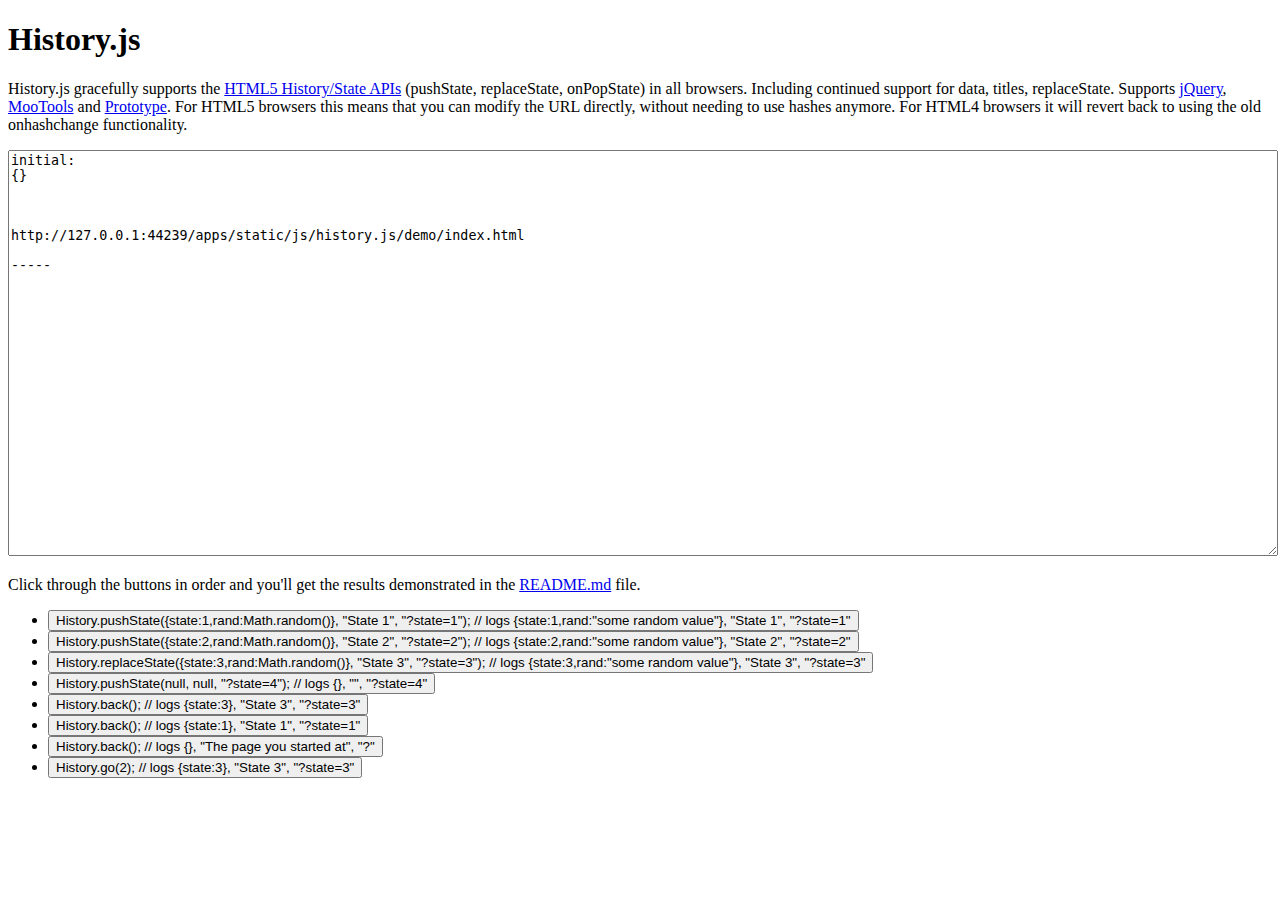
<file: apps/static/js/history.js/demo/index.html>
<!DOCTYPE HTML>
<html>
<head>
	<meta http-equiv="X-UA-Compatible" content="IE=edge,chrome=1">
	<meta http-equiv="Content-Type" content="text/html; charset=utf-8" />
	<title>
		History.js
	</title>
</head>
<body style="padding-bottom:40px">
	<!-- Scripts -->
	<script>if ( typeof window.JSON === 'undefined' ) { document.write('<script src="../scripts/uncompressed/json2.js"><\/script>'); }</script>
	<script src="../vendor/jquery.js"></script>
	<script src="../scripts/bundled/html4+html5/jquery.history.js"></script>

	<!-- HTML -->
	<div id="wrap">
		<!-- Intro -->
		<h1>History.js</h1>
		<p>History.js gracefully supports the <a href="https://developer.mozilla.org/en/DOM/Manipulating_the_browser_history">HTML5 History/State APIs</a> (pushState, replaceState, onPopState) in all browsers. Including continued support for data, titles, replaceState. Supports <a href="http://jquery.com/">jQuery</a>, <a href="http://mootools.net">MooTools</a> and <a href="http://prototypejs.org">Prototype</a>. For HTML5 browsers this means that you can modify the URL directly, without needing to use hashes anymore. For HTML4 browsers it will revert back to using the old onhashchange functionality.</p>

		<!-- Textarea for Logging -->
		<textarea id="log" style="width:100%;height:400px"></textarea>

		<!-- Note -->
		<p>Click through the buttons in order and you'll get the results demonstrated in the <a href="../README.md">README.md</a> file.</p>

		<!-- Buttons -->
		<ul id="buttons">
		</ul>

		<!-- Our Script -->
		<script>
			(function(window,undefined){

				// Check Location
				if ( document.location.protocol === 'file:' ) {
					alert('The HTML5 History API (and thus History.js) do not work on files, please upload it to a server.');
				}

				// Establish Variables
				var
					State = History.getState(),
					$log = $('#log');

				// Log Initial State
				History.log('initial:', State.data, State.title, State.url);

				// Bind to State Change
				History.Adapter.bind(window,'statechange',function(){ // Note: We are using statechange instead of popstate
					// Log the State
					var State = History.getState(); // Note: We are using History.getState() instead of event.state
					History.log('statechange:', State.data, State.title, State.url);
				});

				// Prepare Buttons
				var
					buttons = document.getElementById('buttons'),
					scripts = [
						'History.pushState({state:1,rand:Math.random()}, "State 1", "?state=1"); // logs {state:1,rand:"some random value"}, "State 1", "?state=1"',
						'History.pushState({state:2,rand:Math.random()}, "State 2", "?state=2"); // logs {state:2,rand:"some random value"}, "State 2", "?state=2"',
						'History.replaceState({state:3,rand:Math.random()}, "State 3", "?state=3"); // logs {state:3,rand:"some random value"}, "State 3", "?state=3"',
						'History.pushState(null, null, "?state=4"); // logs {}, "", "?state=4"',
						'History.back(); // logs {state:3}, "State 3", "?state=3"',
						'History.back(); // logs {state:1}, "State 1", "?state=1"',
						'History.back(); // logs {}, "The page you started at", "?"',
						'History.go(2); // logs {state:3}, "State 3", "?state=3"'
					],
					buttonsHTML = ''
					;

				// Add Buttons
				for ( var i=0,n=scripts.length; i<n; ++i ) {
					var _script = scripts[i];
					buttonsHTML +=
						'<li><button onclick=\'javascript:'+_script+'\'>'+_script+'</button></li>';
				}
				buttons.innerHTML = buttonsHTML;

			})(window);
		</script>
	</div>
</body>
</html>
</file>
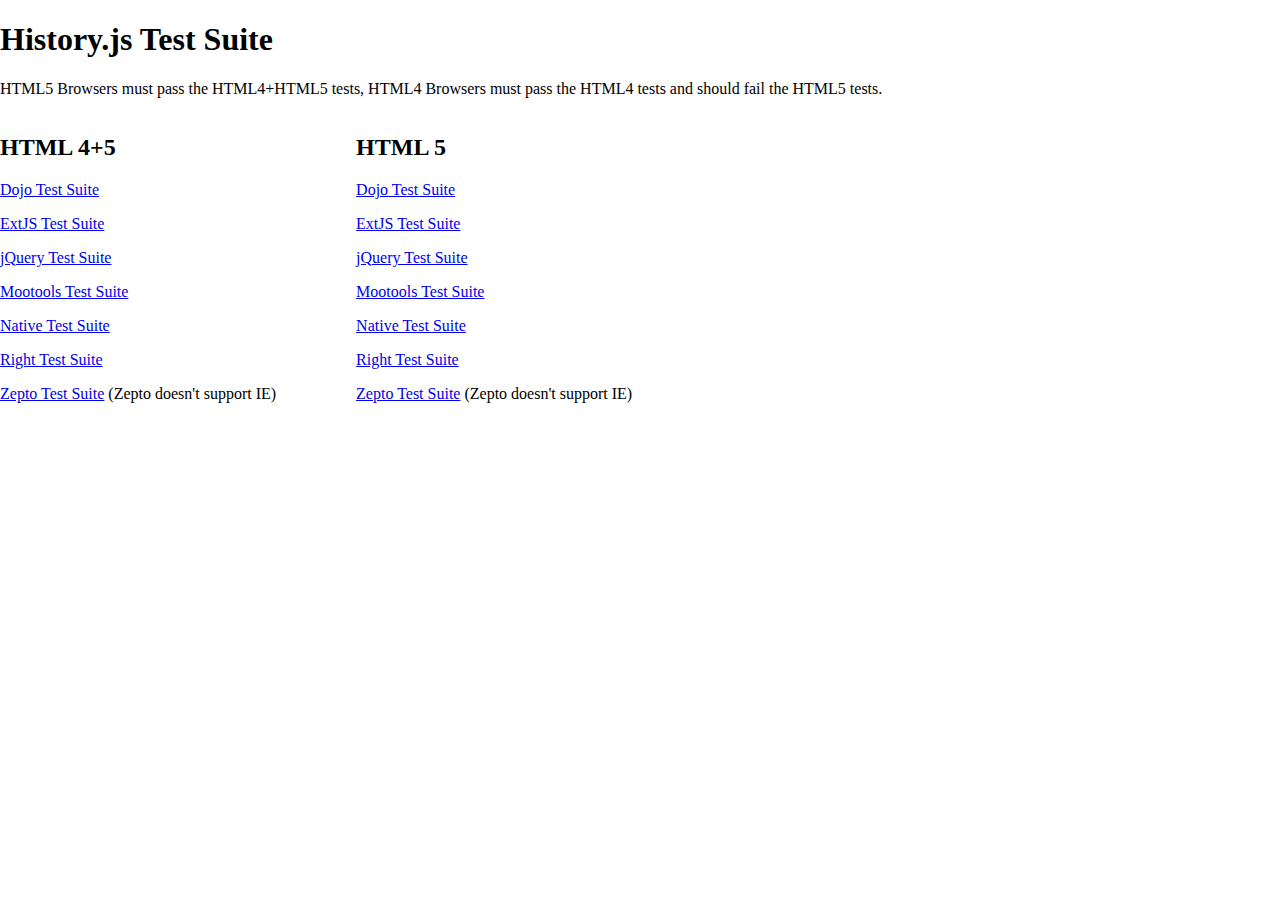
<file: apps/static/js/history.js/tests/index.html>
<!DOCTYPE html>
<html>
	<head>
		<title>History.js Test Suite</title>
		<style type="text/css">
			body,html,iframe {
				padding:0;
				margin:0;
				outline:none;
				border:none;
			}
			.browser {
				padding-bottom:1em;
				float: left;
				margin-right: 5em;
			}
			.adapter {
				padding-bottom:1em;
			}
		</style>
	</head>
	<body>
		<h1>History.js Test Suite</h1>
		<p>HTML5 Browsers must pass the HTML4+HTML5 tests, HTML4 Browsers must pass the HTML4 tests and should fail the HTML5 tests.</p>
		
		<div class="browser">
			<h2>HTML 4+5</h2>
			<div class="adapter"><a href="html4+HTML5.dojo.html">Dojo Test Suite</a></div>
			<div class="adapter"><a href="html4+HTML5.extjs.html">ExtJS Test Suite</a></div>
			<div class="adapter"><a href="HTML4+HTML5.jquery.html">jQuery Test Suite</a></div>
			<div class="adapter"><a href="HTML4+HTML5.mootools.html">Mootools Test Suite</a></div>
			<div class="adapter"><a href="HTML4+HTML5.native.html">Native Test Suite</a></div>
			<div class="adapter"><a href="HTML4+HTML5.right.html">Right Test Suite</a></div>
			<div class="adapter"><a href="HTML4+HTML5.zepto.html">Zepto Test Suite</a> (Zepto doesn't support IE)</div>
		</div>
		<div class="browser">
			<h2>HTML 5</h2>
			<div class="adapter"><a href="HTML5.dojo.html">Dojo Test Suite</a></div>
			<div class="adapter"><a href="HTML5.extjs.html">ExtJS Test Suite</a></div>
			<div class="adapter"><a href="HTML5.jquery.html">jQuery Test Suite</a></div>
			<div class="adapter"><a href="HTML5.mootools.html">Mootools Test Suite</a></div>
			<div class="adapter"><a href="HTML5.native.html">Native Test Suite</a></div>
			<div class="adapter"><a href="HTML5.right.html">Right Test Suite</a></div>
			<div class="adapter"><a href="HTML5.zepto.html">Zepto Test Suite</a> (Zepto doesn't support IE)</div>
		</div>
	</body>
</html>
</file>
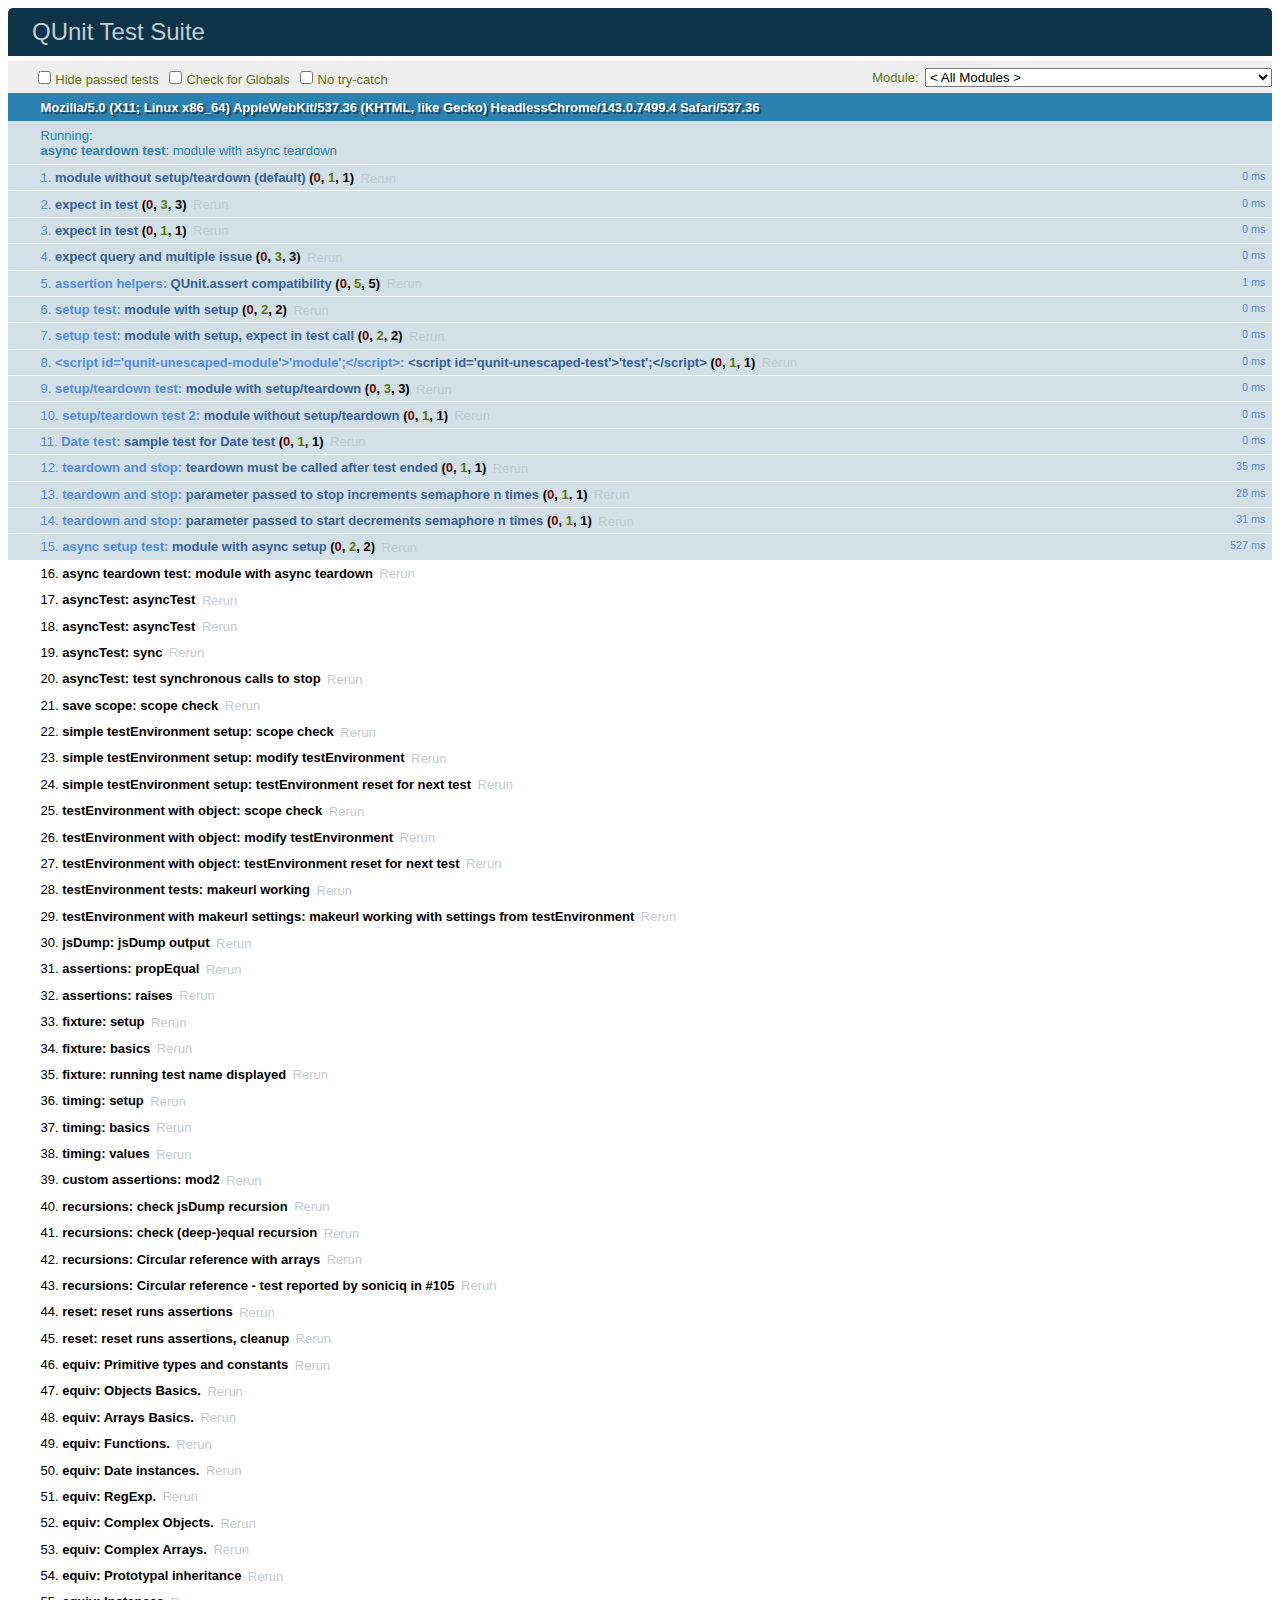
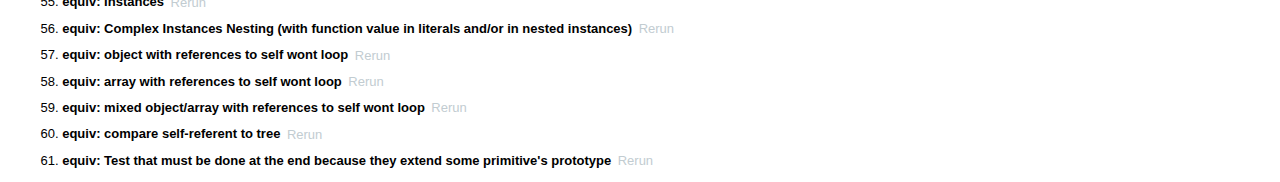
<file: apps/static/js/history.js/vendor/qunit/test/index.html>
<!DOCTYPE html>
<html>
<head>
	<meta charset="UTF-8">
	<title>QUnit Test Suite</title>
	<link rel="stylesheet" href="../qunit/qunit.css">
	<script src="../qunit/qunit.js"></script>
	<script src="test.js"></script>
	<script src="deepEqual.js"></script>
	<script src="swarminject.js"></script>
</head>
<body>
	<div id="qunit"></div>
	<div id="qunit-fixture">test markup</div>
</body>
</html>
</file>
<file: apps/static/images/flag-icon-css-master/assets/docs.css>
body {
  font-weight: 300;
  -webkit-font-smoothing: antialiased;
}
h1,
h2,
h3,
h4,
h5,
h6 {
  font-weight: 300;
}
.flag-wrapper {
  width: 100%;
  display: inline-block;
  position: relative;
  box-shadow: 0 0 2px black;
  overflow: hidden;
  margin-bottom: 20px;
}
.flag-wrapper:after {
  padding-top: 75%;
  /* ratio */
  display: block;
  content: '';
}
.flag-wrapper .flag {
  position: absolute;
  top: 0;
  bottom: 0;
  right: 0;
  left: 0;
  width: 100%;
  height: 100%;
  background-size: cover;
}
.no-wrap {
  white-space: nowrap;
  margin-bottom: 8px;
  overflow: hidden;
}
.all-flags .flag-icon-background {
  cursor: pointer;
}
.jumbotron {
  position: relative;
  font-size: 16px;
  color: #fff;
  color: rgba(255, 255, 255, 0.75);
  text-align: center;
  border-radius: 0;
  padding-bottom: 80px;
  background: linear-gradient(to right, #0d6632, #f4c01a);
}
.jumbotron h1 {
  margin-bottom: 15px;
  font-weight: 300;
  letter-spacing: -1px;
  color: #fff;
}
.jumbotron iframe {
  width: 100px!important;
  height: 20px!important;
  border: none;
  overflow: hidden;
  margin: 2px;
}
.jumbotron p a,
.jumbotron .jumbotron-links a {
  font-weight: 500;
  color: #fff;
}
.jumbotron .jumbotron-links {
  margin-top: 15px;
  margin-bottom: 0;
  padding-left: 0;
  list-style: none;
  font-size: 14px;
}
.jumbotron .jumbotron-links li {
  display: inline;
}
.jumbotron .jumbotron-links li + li {
  margin-left: 20px;
}
.jumbotron .bottom {
  position: absolute;
  bottom: 0;
  left: 0;
  right: 0;
  padding: 18px;
  background-color: rgba(0, 0, 0, 0.2);
}
.btn-outline {
  margin-top: 15px;
  margin-bottom: 15px;
  padding: 18px 24px;
  font-size: inherit;
  font-weight: 500;
  color: #fff;
  /* redeclare to override the `.jumbotron a` */
  background-color: transparent;
  border-color: #fff;
  border-color: rgba(255, 255, 255, 0.5);
  transition: all 0.1s ease-in-out;
}
.btn-outline:hover,
.btn-outline:active {
  color: #0d6632;
  background-color: #fff;
  border-color: #fff;
}
.how-to {
  padding: 20px;
}
.how-to h2 {
  text-align: center;
}
.how-to li {
  font-size: 21px;
  line-height: 1.7;
  margin-top: 20px;
}
.how-to li p {
  font-size: 16px;
  color: #555;
}
.how-to code {
  font-size: 85%;
  word-wrap: break-word;
  white-space: normal;
}
footer {
  text-align: center;
  opacity: .8;
  padding: 50px;
  background: linear-gradient(to right, #f4c01a, #0d6632);
}
footer a {
  color: #fff;
}
footer a:hover {
  color: #fff;
}
.links {
  margin: 0;
  list-style: none;
  padding-left: 0;
}
.links li {
  display: inline;
  padding: 0 10px;
}
</file>
<file: apps/static/images/flag-icon-css-master/css/flag-icon.css>
.flag-icon-background {
  background-size: contain;
  background-position: 50%;
  background-repeat: no-repeat;
}
.flag-icon {
  background-size: contain;
  background-position: 50%;
  background-repeat: no-repeat;
  position: relative;
  display: inline-block;
  width: 1.33333333em;
  line-height: 1em;
}
.flag-icon:before {
  content: "\00a0";
}
.flag-icon.flag-icon-squared {
  width: 1em;
}
.flag-icon-ad {
  background-image: url(../flags/4x3/ad.svg);
}
.flag-icon-ad.flag-icon-squared {
  background-image: url(../flags/1x1/ad.svg);
}
.flag-icon-ae {
  background-image: url(../flags/4x3/ae.svg);
}
.flag-icon-ae.flag-icon-squared {
  background-image: url(../flags/1x1/ae.svg);
}
.flag-icon-af {
  background-image: url(../flags/4x3/af.svg);
}
.flag-icon-af.flag-icon-squared {
  background-image: url(../flags/1x1/af.svg);
}
.flag-icon-ag {
  background-image: url(../flags/4x3/ag.svg);
}
.flag-icon-ag.flag-icon-squared {
  background-image: url(../flags/1x1/ag.svg);
}
.flag-icon-ai {
  background-image: url(../flags/4x3/ai.svg);
}
.flag-icon-ai.flag-icon-squared {
  background-image: url(../flags/1x1/ai.svg);
}
.flag-icon-al {
  background-image: url(../flags/4x3/al.svg);
}
.flag-icon-al.flag-icon-squared {
  background-image: url(../flags/1x1/al.svg);
}
.flag-icon-am {
  background-image: url(../flags/4x3/am.svg);
}
.flag-icon-am.flag-icon-squared {
  background-image: url(../flags/1x1/am.svg);
}
.flag-icon-ao {
  background-image: url(../flags/4x3/ao.svg);
}
.flag-icon-ao.flag-icon-squared {
  background-image: url(../flags/1x1/ao.svg);
}
.flag-icon-aq {
  background-image: url(../flags/4x3/aq.svg);
}
.flag-icon-aq.flag-icon-squared {
  background-image: url(../flags/1x1/aq.svg);
}
.flag-icon-ar {
  background-image: url(../flags/4x3/ar.svg);
}
.flag-icon-ar.flag-icon-squared {
  background-image: url(../flags/1x1/ar.svg);
}
.flag-icon-as {
  background-image: url(../flags/4x3/as.svg);
}
.flag-icon-as.flag-icon-squared {
  background-image: url(../flags/1x1/as.svg);
}
.flag-icon-at {
  background-image: url(../flags/4x3/at.svg);
}
.flag-icon-at.flag-icon-squared {
  background-image: url(../flags/1x1/at.svg);
}
.flag-icon-au {
  background-image: url(../flags/4x3/au.svg);
}
.flag-icon-au.flag-icon-squared {
  background-image: url(../flags/1x1/au.svg);
}
.flag-icon-aw {
  background-image: url(../flags/4x3/aw.svg);
}
.flag-icon-aw.flag-icon-squared {
  background-image: url(../flags/1x1/aw.svg);
}
.flag-icon-ax {
  background-image: url(../flags/4x3/ax.svg);
}
.flag-icon-ax.flag-icon-squared {
  background-image: url(../flags/1x1/ax.svg);
}
.flag-icon-az {
  background-image: url(../flags/4x3/az.svg);
}
.flag-icon-az.flag-icon-squared {
  background-image: url(../flags/1x1/az.svg);
}
.flag-icon-ba {
  background-image: url(../flags/4x3/ba.svg);
}
.flag-icon-ba.flag-icon-squared {
  background-image: url(../flags/1x1/ba.svg);
}
.flag-icon-bb {
  background-image: url(../flags/4x3/bb.svg);
}
.flag-icon-bb.flag-icon-squared {
  background-image: url(../flags/1x1/bb.svg);
}
.flag-icon-bd {
  background-image: url(../flags/4x3/bd.svg);
}
.flag-icon-bd.flag-icon-squared {
  background-image: url(../flags/1x1/bd.svg);
}
.flag-icon-be {
  background-image: url(../flags/4x3/be.svg);
}
.flag-icon-be.flag-icon-squared {
  background-image: url(../flags/1x1/be.svg);
}
.flag-icon-bf {
  background-image: url(../flags/4x3/bf.svg);
}
.flag-icon-bf.flag-icon-squared {
  background-image: url(../flags/1x1/bf.svg);
}
.flag-icon-bg {
  background-image: url(../flags/4x3/bg.svg);
}
.flag-icon-bg.flag-icon-squared {
  background-image: url(../flags/1x1/bg.svg);
}
.flag-icon-bh {
  background-image: url(../flags/4x3/bh.svg);
}
.flag-icon-bh.flag-icon-squared {
  background-image: url(../flags/1x1/bh.svg);
}
.flag-icon-bi {
  background-image: url(../flags/4x3/bi.svg);
}
.flag-icon-bi.flag-icon-squared {
  background-image: url(../flags/1x1/bi.svg);
}
.flag-icon-bj {
  background-image: url(../flags/4x3/bj.svg);
}
.flag-icon-bj.flag-icon-squared {
  background-image: url(../flags/1x1/bj.svg);
}
.flag-icon-bl {
  background-image: url(../flags/4x3/bl.svg);
}
.flag-icon-bl.flag-icon-squared {
  background-image: url(../flags/1x1/bl.svg);
}
.flag-icon-bm {
  background-image: url(../flags/4x3/bm.svg);
}
.flag-icon-bm.flag-icon-squared {
  background-image: url(../flags/1x1/bm.svg);
}
.flag-icon-bn {
  background-image: url(../flags/4x3/bn.svg);
}
.flag-icon-bn.flag-icon-squared {
  background-image: url(../flags/1x1/bn.svg);
}
.flag-icon-bo {
  background-image: url(../flags/4x3/bo.svg);
}
.flag-icon-bo.flag-icon-squared {
  background-image: url(../flags/1x1/bo.svg);
}
.flag-icon-bq {
  background-image: url(../flags/4x3/bq.svg);
}
.flag-icon-bq.flag-icon-squared {
  background-image: url(../flags/1x1/bq.svg);
}
.flag-icon-br {
  background-image: url(../flags/4x3/br.svg);
}
.flag-icon-br.flag-icon-squared {
  background-image: url(../flags/1x1/br.svg);
}
.flag-icon-bs {
  background-image: url(../flags/4x3/bs.svg);
}
.flag-icon-bs.flag-icon-squared {
  background-image: url(../flags/1x1/bs.svg);
}
.flag-icon-bt {
  background-image: url(../flags/4x3/bt.svg);
}
.flag-icon-bt.flag-icon-squared {
  background-image: url(../flags/1x1/bt.svg);
}
.flag-icon-bv {
  background-image: url(../flags/4x3/bv.svg);
}
.flag-icon-bv.flag-icon-squared {
  background-image: url(../flags/1x1/bv.svg);
}
.flag-icon-bw {
  background-image: url(../flags/4x3/bw.svg);
}
.flag-icon-bw.flag-icon-squared {
  background-image: url(../flags/1x1/bw.svg);
}
.flag-icon-by {
  background-image: url(../flags/4x3/by.svg);
}
.flag-icon-by.flag-icon-squared {
  background-image: url(../flags/1x1/by.svg);
}
.flag-icon-bz {
  background-image: url(../flags/4x3/bz.svg);
}
.flag-icon-bz.flag-icon-squared {
  background-image: url(../flags/1x1/bz.svg);
}
.flag-icon-ca {
  background-image: url(../flags/4x3/ca.svg);
}
.flag-icon-ca.flag-icon-squared {
  background-image: url(../flags/1x1/ca.svg);
}
.flag-icon-cc {
  background-image: url(../flags/4x3/cc.svg);
}
.flag-icon-cc.flag-icon-squared {
  background-image: url(../flags/1x1/cc.svg);
}
.flag-icon-cd {
  background-image: url(../flags/4x3/cd.svg);
}
.flag-icon-cd.flag-icon-squared {
  background-image: url(../flags/1x1/cd.svg);
}
.flag-icon-cf {
  background-image: url(../flags/4x3/cf.svg);
}
.flag-icon-cf.flag-icon-squared {
  background-image: url(../flags/1x1/cf.svg);
}
.flag-icon-cg {
  background-image: url(../flags/4x3/cg.svg);
}
.flag-icon-cg.flag-icon-squared {
  background-image: url(../flags/1x1/cg.svg);
}
.flag-icon-ch {
  background-image: url(../flags/4x3/ch.svg);
}
.flag-icon-ch.flag-icon-squared {
  background-image: url(../flags/1x1/ch.svg);
}
.flag-icon-ci {
  background-image: url(../flags/4x3/ci.svg);
}
.flag-icon-ci.flag-icon-squared {
  background-image: url(../flags/1x1/ci.svg);
}
.flag-icon-ck {
  background-image: url(../flags/4x3/ck.svg);
}
.flag-icon-ck.flag-icon-squared {
  background-image: url(../flags/1x1/ck.svg);
}
.flag-icon-cl {
  background-image: url(../flags/4x3/cl.svg);
}
.flag-icon-cl.flag-icon-squared {
  background-image: url(../flags/1x1/cl.svg);
}
.flag-icon-cm {
  background-image: url(../flags/4x3/cm.svg);
}
.flag-icon-cm.flag-icon-squared {
  background-image: url(../flags/1x1/cm.svg);
}
.flag-icon-cn {
  background-image: url(../flags/4x3/cn.svg);
}
.flag-icon-cn.flag-icon-squared {
  background-image: url(../flags/1x1/cn.svg);
}
.flag-icon-co {
  background-image: url(../flags/4x3/co.svg);
}
.flag-icon-co.flag-icon-squared {
  background-image: url(../flags/1x1/co.svg);
}
.flag-icon-cr {
  background-image: url(../flags/4x3/cr.svg);
}
.flag-icon-cr.flag-icon-squared {
  background-image: url(../flags/1x1/cr.svg);
}
.flag-icon-cu {
  background-image: url(../flags/4x3/cu.svg);
}
.flag-icon-cu.flag-icon-squared {
  background-image: url(../flags/1x1/cu.svg);
}
.flag-icon-cv {
  background-image: url(../flags/4x3/cv.svg);
}
.flag-icon-cv.flag-icon-squared {
  background-image: url(../flags/1x1/cv.svg);
}
.flag-icon-cw {
  background-image: url(../flags/4x3/cw.svg);
}
.flag-icon-cw.flag-icon-squared {
  background-image: url(../flags/1x1/cw.svg);
}
.flag-icon-cx {
  background-image: url(../flags/4x3/cx.svg);
}
.flag-icon-cx.flag-icon-squared {
  background-image: url(../flags/1x1/cx.svg);
}
.flag-icon-cy {
  background-image: url(../flags/4x3/cy.svg);
}
.flag-icon-cy.flag-icon-squared {
  background-image: url(../flags/1x1/cy.svg);
}
.flag-icon-cz {
  background-image: url(../flags/4x3/cz.svg);
}
.flag-icon-cz.flag-icon-squared {
  background-image: url(../flags/1x1/cz.svg);
}
.flag-icon-de {
  background-image: url(../flags/4x3/de.svg);
}
.flag-icon-de.flag-icon-squared {
  background-image: url(../flags/1x1/de.svg);
}
.flag-icon-dj {
  background-image: url(../flags/4x3/dj.svg);
}
.flag-icon-dj.flag-icon-squared {
  background-image: url(../flags/1x1/dj.svg);
}
.flag-icon-dk {
  background-image: url(../flags/4x3/dk.svg);
}
.flag-icon-dk.flag-icon-squared {
  background-image: url(../flags/1x1/dk.svg);
}
.flag-icon-dm {
  background-image: url(../flags/4x3/dm.svg);
}
.flag-icon-dm.flag-icon-squared {
  background-image: url(../flags/1x1/dm.svg);
}
.flag-icon-do {
  background-image: url(../flags/4x3/do.svg);
}
.flag-icon-do.flag-icon-squared {
  background-image: url(../flags/1x1/do.svg);
}
.flag-icon-dz {
  background-image: url(../flags/4x3/dz.svg);
}
.flag-icon-dz.flag-icon-squared {
  background-image: url(../flags/1x1/dz.svg);
}
.flag-icon-ec {
  background-image: url(../flags/4x3/ec.svg);
}
.flag-icon-ec.flag-icon-squared {
  background-image: url(../flags/1x1/ec.svg);
}
.flag-icon-ee {
  background-image: url(../flags/4x3/ee.svg);
}
.flag-icon-ee.flag-icon-squared {
  background-image: url(../flags/1x1/ee.svg);
}
.flag-icon-eg {
  background-image: url(../flags/4x3/eg.svg);
}
.flag-icon-eg.flag-icon-squared {
  background-image: url(../flags/1x1/eg.svg);
}
.flag-icon-eh {
  background-image: url(../flags/4x3/eh.svg);
}
.flag-icon-eh.flag-icon-squared {
  background-image: url(../flags/1x1/eh.svg);
}
.flag-icon-er {
  background-image: url(../flags/4x3/er.svg);
}
.flag-icon-er.flag-icon-squared {
  background-image: url(../flags/1x1/er.svg);
}
.flag-icon-es {
  background-image: url(../flags/4x3/es.svg);
}
.flag-icon-es.flag-icon-squared {
  background-image: url(../flags/1x1/es.svg);
}
.flag-icon-et {
  background-image: url(../flags/4x3/et.svg);
}
.flag-icon-et.flag-icon-squared {
  background-image: url(../flags/1x1/et.svg);
}
.flag-icon-fi {
  background-image: url(../flags/4x3/fi.svg);
}
.flag-icon-fi.flag-icon-squared {
  background-image: url(../flags/1x1/fi.svg);
}
.flag-icon-fj {
  background-image: url(../flags/4x3/fj.svg);
}
.flag-icon-fj.flag-icon-squared {
  background-image: url(../flags/1x1/fj.svg);
}
.flag-icon-fk {
  background-image: url(../flags/4x3/fk.svg);
}
.flag-icon-fk.flag-icon-squared {
  background-image: url(../flags/1x1/fk.svg);
}
.flag-icon-fm {
  background-image: url(../flags/4x3/fm.svg);
}
.flag-icon-fm.flag-icon-squared {
  background-image: url(../flags/1x1/fm.svg);
}
.flag-icon-fo {
  background-image: url(../flags/4x3/fo.svg);
}
.flag-icon-fo.flag-icon-squared {
  background-image: url(../flags/1x1/fo.svg);
}
.flag-icon-fr {
  background-image: url(../flags/4x3/fr.svg);
}
.flag-icon-fr.flag-icon-squared {
  background-image: url(../flags/1x1/fr.svg);
}
.flag-icon-ga {
  background-image: url(../flags/4x3/ga.svg);
}
.flag-icon-ga.flag-icon-squared {
  background-image: url(../flags/1x1/ga.svg);
}
.flag-icon-gb {
  background-image: url(../flags/4x3/gb.svg);
}
.flag-icon-gb.flag-icon-squared {
  background-image: url(../flags/1x1/gb.svg);
}
.flag-icon-gd {
  background-image: url(../flags/4x3/gd.svg);
}
.flag-icon-gd.flag-icon-squared {
  background-image: url(../flags/1x1/gd.svg);
}
.flag-icon-ge {
  background-image: url(../flags/4x3/ge.svg);
}
.flag-icon-ge.flag-icon-squared {
  background-image: url(../flags/1x1/ge.svg);
}
.flag-icon-gf {
  background-image: url(../flags/4x3/gf.svg);
}
.flag-icon-gf.flag-icon-squared {
  background-image: url(../flags/1x1/gf.svg);
}
.flag-icon-gg {
  background-image: url(../flags/4x3/gg.svg);
}
.flag-icon-gg.flag-icon-squared {
  background-image: url(../flags/1x1/gg.svg);
}
.flag-icon-gh {
  background-image: url(../flags/4x3/gh.svg);
}
.flag-icon-gh.flag-icon-squared {
  background-image: url(../flags/1x1/gh.svg);
}
.flag-icon-gi {
  background-image: url(../flags/4x3/gi.svg);
}
.flag-icon-gi.flag-icon-squared {
  background-image: url(../flags/1x1/gi.svg);
}
.flag-icon-gl {
  background-image: url(../flags/4x3/gl.svg);
}
.flag-icon-gl.flag-icon-squared {
  background-image: url(../flags/1x1/gl.svg);
}
.flag-icon-gm {
  background-image: url(../flags/4x3/gm.svg);
}
.flag-icon-gm.flag-icon-squared {
  background-image: url(../flags/1x1/gm.svg);
}
.flag-icon-gn {
  background-image: url(../flags/4x3/gn.svg);
}
.flag-icon-gn.flag-icon-squared {
  background-image: url(../flags/1x1/gn.svg);
}
.flag-icon-gp {
  background-image: url(../flags/4x3/gp.svg);
}
.flag-icon-gp.flag-icon-squared {
  background-image: url(../flags/1x1/gp.svg);
}
.flag-icon-gq {
  background-image: url(../flags/4x3/gq.svg);
}
.flag-icon-gq.flag-icon-squared {
  background-image: url(../flags/1x1/gq.svg);
}
.flag-icon-gr {
  background-image: url(../flags/4x3/gr.svg);
}
.flag-icon-gr.flag-icon-squared {
  background-image: url(../flags/1x1/gr.svg);
}
.flag-icon-gs {
  background-image: url(../flags/4x3/gs.svg);
}
.flag-icon-gs.flag-icon-squared {
  background-image: url(../flags/1x1/gs.svg);
}
.flag-icon-gt {
  background-image: url(../flags/4x3/gt.svg);
}
.flag-icon-gt.flag-icon-squared {
  background-image: url(../flags/1x1/gt.svg);
}
.flag-icon-gu {
  background-image: url(../flags/4x3/gu.svg);
}
.flag-icon-gu.flag-icon-squared {
  background-image: url(../flags/1x1/gu.svg);
}
.flag-icon-gw {
  background-image: url(../flags/4x3/gw.svg);
}
.flag-icon-gw.flag-icon-squared {
  background-image: url(../flags/1x1/gw.svg);
}
.flag-icon-gy {
  background-image: url(../flags/4x3/gy.svg);
}
.flag-icon-gy.flag-icon-squared {
  background-image: url(../flags/1x1/gy.svg);
}
.flag-icon-hk {
  background-image: url(../flags/4x3/hk.svg);
}
.flag-icon-hk.flag-icon-squared {
  background-image: url(../flags/1x1/hk.svg);
}
.flag-icon-hm {
  background-image: url(../flags/4x3/hm.svg);
}
.flag-icon-hm.flag-icon-squared {
  background-image: url(../flags/1x1/hm.svg);
}
.flag-icon-hn {
  background-image: url(../flags/4x3/hn.svg);
}
.flag-icon-hn.flag-icon-squared {
  background-image: url(../flags/1x1/hn.svg);
}
.flag-icon-hr {
  background-image: url(../flags/4x3/hr.svg);
}
.flag-icon-hr.flag-icon-squared {
  background-image: url(../flags/1x1/hr.svg);
}
.flag-icon-ht {
  background-image: url(../flags/4x3/ht.svg);
}
.flag-icon-ht.flag-icon-squared {
  background-image: url(../flags/1x1/ht.svg);
}
.flag-icon-hu {
  background-image: url(../flags/4x3/hu.svg);
}
.flag-icon-hu.flag-icon-squared {
  background-image: url(../flags/1x1/hu.svg);
}
.flag-icon-id {
  background-image: url(../flags/4x3/id.svg);
}
.flag-icon-id.flag-icon-squared {
  background-image: url(../flags/1x1/id.svg);
}
.flag-icon-ie {
  background-image: url(../flags/4x3/ie.svg);
}
.flag-icon-ie.flag-icon-squared {
  background-image: url(../flags/1x1/ie.svg);
}
.flag-icon-il {
  background-image: url(../flags/4x3/il.svg);
}
.flag-icon-il.flag-icon-squared {
  background-image: url(../flags/1x1/il.svg);
}
.flag-icon-im {
  background-image: url(../flags/4x3/im.svg);
}
.flag-icon-im.flag-icon-squared {
  background-image: url(../flags/1x1/im.svg);
}
.flag-icon-in {
  background-image: url(../flags/4x3/in.svg);
}
.flag-icon-in.flag-icon-squared {
  background-image: url(../flags/1x1/in.svg);
}
.flag-icon-io {
  background-image: url(../flags/4x3/io.svg);
}
.flag-icon-io.flag-icon-squared {
  background-image: url(../flags/1x1/io.svg);
}
.flag-icon-iq {
  background-image: url(../flags/4x3/iq.svg);
}
.flag-icon-iq.flag-icon-squared {
  background-image: url(../flags/1x1/iq.svg);
}
.flag-icon-ir {
  background-image: url(../flags/4x3/ir.svg);
}
.flag-icon-ir.flag-icon-squared {
  background-image: url(../flags/1x1/ir.svg);
}
.flag-icon-is {
  background-image: url(../flags/4x3/is.svg);
}
.flag-icon-is.flag-icon-squared {
  background-image: url(../flags/1x1/is.svg);
}
.flag-icon-it {
  background-image: url(../flags/4x3/it.svg);
}
.flag-icon-it.flag-icon-squared {
  background-image: url(../flags/1x1/it.svg);
}
.flag-icon-je {
  background-image: url(../flags/4x3/je.svg);
}
.flag-icon-je.flag-icon-squared {
  background-image: url(../flags/1x1/je.svg);
}
.flag-icon-jm {
  background-image: url(../flags/4x3/jm.svg);
}
.flag-icon-jm.flag-icon-squared {
  background-image: url(../flags/1x1/jm.svg);
}
.flag-icon-jo {
  background-image: url(../flags/4x3/jo.svg);
}
.flag-icon-jo.flag-icon-squared {
  background-image: url(../flags/1x1/jo.svg);
}
.flag-icon-jp {
  background-image: url(../flags/4x3/jp.svg);
}
.flag-icon-jp.flag-icon-squared {
  background-image: url(../flags/1x1/jp.svg);
}
.flag-icon-ke {
  background-image: url(../flags/4x3/ke.svg);
}
.flag-icon-ke.flag-icon-squared {
  background-image: url(../flags/1x1/ke.svg);
}
.flag-icon-kg {
  background-image: url(../flags/4x3/kg.svg);
}
.flag-icon-kg.flag-icon-squared {
  background-image: url(../flags/1x1/kg.svg);
}
.flag-icon-kh {
  background-image: url(../flags/4x3/kh.svg);
}
.flag-icon-kh.flag-icon-squared {
  background-image: url(../flags/1x1/kh.svg);
}
.flag-icon-ki {
  background-image: url(../flags/4x3/ki.svg);
}
.flag-icon-ki.flag-icon-squared {
  background-image: url(../flags/1x1/ki.svg);
}
.flag-icon-km {
  background-image: url(../flags/4x3/km.svg);
}
.flag-icon-km.flag-icon-squared {
  background-image: url(../flags/1x1/km.svg);
}
.flag-icon-kn {
  background-image: url(../flags/4x3/kn.svg);
}
.flag-icon-kn.flag-icon-squared {
  background-image: url(../flags/1x1/kn.svg);
}
.flag-icon-kp {
  background-image: url(../flags/4x3/kp.svg);
}
.flag-icon-kp.flag-icon-squared {
  background-image: url(../flags/1x1/kp.svg);
}
.flag-icon-kr {
  background-image: url(../flags/4x3/kr.svg);
}
.flag-icon-kr.flag-icon-squared {
  background-image: url(../flags/1x1/kr.svg);
}
.flag-icon-kw {
  background-image: url(../flags/4x3/kw.svg);
}
.flag-icon-kw.flag-icon-squared {
  background-image: url(../flags/1x1/kw.svg);
}
.flag-icon-ky {
  background-image: url(../flags/4x3/ky.svg);
}
.flag-icon-ky.flag-icon-squared {
  background-image: url(../flags/1x1/ky.svg);
}
.flag-icon-kz {
  background-image: url(../flags/4x3/kz.svg);
}
.flag-icon-kz.flag-icon-squared {
  background-image: url(../flags/1x1/kz.svg);
}
.flag-icon-la {
  background-image: url(../flags/4x3/la.svg);
}
.flag-icon-la.flag-icon-squared {
  background-image: url(../flags/1x1/la.svg);
}
.flag-icon-lb {
  background-image: url(../flags/4x3/lb.svg);
}
.flag-icon-lb.flag-icon-squared {
  background-image: url(../flags/1x1/lb.svg);
}
.flag-icon-lc {
  background-image: url(../flags/4x3/lc.svg);
}
.flag-icon-lc.flag-icon-squared {
  background-image: url(../flags/1x1/lc.svg);
}
.flag-icon-li {
  background-image: url(../flags/4x3/li.svg);
}
.flag-icon-li.flag-icon-squared {
  background-image: url(../flags/1x1/li.svg);
}
.flag-icon-lk {
  background-image: url(../flags/4x3/lk.svg);
}
.flag-icon-lk.flag-icon-squared {
  background-image: url(../flags/1x1/lk.svg);
}
.flag-icon-lr {
  background-image: url(../flags/4x3/lr.svg);
}
.flag-icon-lr.flag-icon-squared {
  background-image: url(../flags/1x1/lr.svg);
}
.flag-icon-ls {
  background-image: url(../flags/4x3/ls.svg);
}
.flag-icon-ls.flag-icon-squared {
  background-image: url(../flags/1x1/ls.svg);
}
.flag-icon-lt {
  background-image: url(../flags/4x3/lt.svg);
}
.flag-icon-lt.flag-icon-squared {
  background-image: url(../flags/1x1/lt.svg);
}
.flag-icon-lu {
  background-image: url(../flags/4x3/lu.svg);
}
.flag-icon-lu.flag-icon-squared {
  background-image: url(../flags/1x1/lu.svg);
}
.flag-icon-lv {
  background-image: url(../flags/4x3/lv.svg);
}
.flag-icon-lv.flag-icon-squared {
  background-image: url(../flags/1x1/lv.svg);
}
.flag-icon-ly {
  background-image: url(../flags/4x3/ly.svg);
}
.flag-icon-ly.flag-icon-squared {
  background-image: url(../flags/1x1/ly.svg);
}
.flag-icon-ma {
  background-image: url(../flags/4x3/ma.svg);
}
.flag-icon-ma.flag-icon-squared {
  background-image: url(../flags/1x1/ma.svg);
}
.flag-icon-mc {
  background-image: url(../flags/4x3/mc.svg);
}
.flag-icon-mc.flag-icon-squared {
  background-image: url(../flags/1x1/mc.svg);
}
.flag-icon-md {
  background-image: url(../flags/4x3/md.svg);
}
.flag-icon-md.flag-icon-squared {
  background-image: url(../flags/1x1/md.svg);
}
.flag-icon-me {
  background-image: url(../flags/4x3/me.svg);
}
.flag-icon-me.flag-icon-squared {
  background-image: url(../flags/1x1/me.svg);
}
.flag-icon-mf {
  background-image: url(../flags/4x3/mf.svg);
}
.flag-icon-mf.flag-icon-squared {
  background-image: url(../flags/1x1/mf.svg);
}
.flag-icon-mg {
  background-image: url(../flags/4x3/mg.svg);
}
.flag-icon-mg.flag-icon-squared {
  background-image: url(../flags/1x1/mg.svg);
}
.flag-icon-mh {
  background-image: url(../flags/4x3/mh.svg);
}
.flag-icon-mh.flag-icon-squared {
  background-image: url(../flags/1x1/mh.svg);
}
.flag-icon-mk {
  background-image: url(../flags/4x3/mk.svg);
}
.flag-icon-mk.flag-icon-squared {
  background-image: url(../flags/1x1/mk.svg);
}
.flag-icon-ml {
  background-image: url(../flags/4x3/ml.svg);
}
.flag-icon-ml.flag-icon-squared {
  background-image: url(../flags/1x1/ml.svg);
}
.flag-icon-mm {
  background-image: url(../flags/4x3/mm.svg);
}
.flag-icon-mm.flag-icon-squared {
  background-image: url(../flags/1x1/mm.svg);
}
.flag-icon-mn {
  background-image: url(../flags/4x3/mn.svg);
}
.flag-icon-mn.flag-icon-squared {
  background-image: url(../flags/1x1/mn.svg);
}
.flag-icon-mo {
  background-image: url(../flags/4x3/mo.svg);
}
.flag-icon-mo.flag-icon-squared {
  background-image: url(../flags/1x1/mo.svg);
}
.flag-icon-mp {
  background-image: url(../flags/4x3/mp.svg);
}
.flag-icon-mp.flag-icon-squared {
  background-image: url(../flags/1x1/mp.svg);
}
.flag-icon-mq {
  background-image: url(../flags/4x3/mq.svg);
}
.flag-icon-mq.flag-icon-squared {
  background-image: url(../flags/1x1/mq.svg);
}
.flag-icon-mr {
  background-image: url(../flags/4x3/mr.svg);
}
.flag-icon-mr.flag-icon-squared {
  background-image: url(../flags/1x1/mr.svg);
}
.flag-icon-ms {
  background-image: url(../flags/4x3/ms.svg);
}
.flag-icon-ms.flag-icon-squared {
  background-image: url(../flags/1x1/ms.svg);
}
.flag-icon-mt {
  background-image: url(../flags/4x3/mt.svg);
}
.flag-icon-mt.flag-icon-squared {
  background-image: url(../flags/1x1/mt.svg);
}
.flag-icon-mu {
  background-image: url(../flags/4x3/mu.svg);
}
.flag-icon-mu.flag-icon-squared {
  background-image: url(../flags/1x1/mu.svg);
}
.flag-icon-mv {
  background-image: url(../flags/4x3/mv.svg);
}
.flag-icon-mv.flag-icon-squared {
  background-image: url(../flags/1x1/mv.svg);
}
.flag-icon-mw {
  background-image: url(../flags/4x3/mw.svg);
}
.flag-icon-mw.flag-icon-squared {
  background-image: url(../flags/1x1/mw.svg);
}
.flag-icon-mx {
  background-image: url(../flags/4x3/mx.svg);
}
.flag-icon-mx.flag-icon-squared {
  background-image: url(../flags/1x1/mx.svg);
}
.flag-icon-my {
  background-image: url(../flags/4x3/my.svg);
}
.flag-icon-my.flag-icon-squared {
  background-image: url(../flags/1x1/my.svg);
}
.flag-icon-mz {
  background-image: url(../flags/4x3/mz.svg);
}
.flag-icon-mz.flag-icon-squared {
  background-image: url(../flags/1x1/mz.svg);
}
.flag-icon-na {
  background-image: url(../flags/4x3/na.svg);
}
.flag-icon-na.flag-icon-squared {
  background-image: url(../flags/1x1/na.svg);
}
.flag-icon-nc {
  background-image: url(../flags/4x3/nc.svg);
}
.flag-icon-nc.flag-icon-squared {
  background-image: url(../flags/1x1/nc.svg);
}
.flag-icon-ne {
  background-image: url(../flags/4x3/ne.svg);
}
.flag-icon-ne.flag-icon-squared {
  background-image: url(../flags/1x1/ne.svg);
}
.flag-icon-nf {
  background-image: url(../flags/4x3/nf.svg);
}
.flag-icon-nf.flag-icon-squared {
  background-image: url(../flags/1x1/nf.svg);
}
.flag-icon-ng {
  background-image: url(../flags/4x3/ng.svg);
}
.flag-icon-ng.flag-icon-squared {
  background-image: url(../flags/1x1/ng.svg);
}
.flag-icon-ni {
  background-image: url(../flags/4x3/ni.svg);
}
.flag-icon-ni.flag-icon-squared {
  background-image: url(../flags/1x1/ni.svg);
}
.flag-icon-nl {
  background-image: url(../flags/4x3/nl.svg);
}
.flag-icon-nl.flag-icon-squared {
  background-image: url(../flags/1x1/nl.svg);
}
.flag-icon-no {
  background-image: url(../flags/4x3/no.svg);
}
.flag-icon-no.flag-icon-squared {
  background-image: url(../flags/1x1/no.svg);
}
.flag-icon-np {
  background-image: url(../flags/4x3/np.svg);
}
.flag-icon-np.flag-icon-squared {
  background-image: url(../flags/1x1/np.svg);
}
.flag-icon-nr {
  background-image: url(../flags/4x3/nr.svg);
}
.flag-icon-nr.flag-icon-squared {
  background-image: url(../flags/1x1/nr.svg);
}
.flag-icon-nu {
  background-image: url(../flags/4x3/nu.svg);
}
.flag-icon-nu.flag-icon-squared {
  background-image: url(../flags/1x1/nu.svg);
}
.flag-icon-nz {
  background-image: url(../flags/4x3/nz.svg);
}
.flag-icon-nz.flag-icon-squared {
  background-image: url(../flags/1x1/nz.svg);
}
.flag-icon-om {
  background-image: url(../flags/4x3/om.svg);
}
.flag-icon-om.flag-icon-squared {
  background-image: url(../flags/1x1/om.svg);
}
.flag-icon-pa {
  background-image: url(../flags/4x3/pa.svg);
}
.flag-icon-pa.flag-icon-squared {
  background-image: url(../flags/1x1/pa.svg);
}
.flag-icon-pe {
  background-image: url(../flags/4x3/pe.svg);
}
.flag-icon-pe.flag-icon-squared {
  background-image: url(../flags/1x1/pe.svg);
}
.flag-icon-pf {
  background-image: url(../flags/4x3/pf.svg);
}
.flag-icon-pf.flag-icon-squared {
  background-image: url(../flags/1x1/pf.svg);
}
.flag-icon-pg {
  background-image: url(../flags/4x3/pg.svg);
}
.flag-icon-pg.flag-icon-squared {
  background-image: url(../flags/1x1/pg.svg);
}
.flag-icon-ph {
  background-image: url(../flags/4x3/ph.svg);
}
.flag-icon-ph.flag-icon-squared {
  background-image: url(../flags/1x1/ph.svg);
}
.flag-icon-pk {
  background-image: url(../flags/4x3/pk.svg);
}
.flag-icon-pk.flag-icon-squared {
  background-image: url(../flags/1x1/pk.svg);
}
.flag-icon-pl {
  background-image: url(../flags/4x3/pl.svg);
}
.flag-icon-pl.flag-icon-squared {
  background-image: url(../flags/1x1/pl.svg);
}
.flag-icon-pm {
  background-image: url(../flags/4x3/pm.svg);
}
.flag-icon-pm.flag-icon-squared {
  background-image: url(../flags/1x1/pm.svg);
}
.flag-icon-pn {
  background-image: url(../flags/4x3/pn.svg);
}
.flag-icon-pn.flag-icon-squared {
  background-image: url(../flags/1x1/pn.svg);
}
.flag-icon-pr {
  background-image: url(../flags/4x3/pr.svg);
}
.flag-icon-pr.flag-icon-squared {
  background-image: url(../flags/1x1/pr.svg);
}
.flag-icon-ps {
  background-image: url(../flags/4x3/ps.svg);
}
.flag-icon-ps.flag-icon-squared {
  background-image: url(../flags/1x1/ps.svg);
}
.flag-icon-pt {
  background-image: url(../flags/4x3/pt.svg);
}
.flag-icon-pt.flag-icon-squared {
  background-image: url(../flags/1x1/pt.svg);
}
.flag-icon-pw {
  background-image: url(../flags/4x3/pw.svg);
}
.flag-icon-pw.flag-icon-squared {
  background-image: url(../flags/1x1/pw.svg);
}
.flag-icon-py {
  background-image: url(../flags/4x3/py.svg);
}
.flag-icon-py.flag-icon-squared {
  background-image: url(../flags/1x1/py.svg);
}
.flag-icon-qa {
  background-image: url(../flags/4x3/qa.svg);
}
.flag-icon-qa.flag-icon-squared {
  background-image: url(../flags/1x1/qa.svg);
}
.flag-icon-re {
  background-image: url(../flags/4x3/re.svg);
}
.flag-icon-re.flag-icon-squared {
  background-image: url(../flags/1x1/re.svg);
}
.flag-icon-ro {
  background-image: url(../flags/4x3/ro.svg);
}
.flag-icon-ro.flag-icon-squared {
  background-image: url(../flags/1x1/ro.svg);
}
.flag-icon-rs {
  background-image: url(../flags/4x3/rs.svg);
}
.flag-icon-rs.flag-icon-squared {
  background-image: url(../flags/1x1/rs.svg);
}
.flag-icon-ru {
  background-image: url(../flags/4x3/ru.svg);
}
.flag-icon-ru.flag-icon-squared {
  background-image: url(../flags/1x1/ru.svg);
}
.flag-icon-rw {
  background-image: url(../flags/4x3/rw.svg);
}
.flag-icon-rw.flag-icon-squared {
  background-image: url(../flags/1x1/rw.svg);
}
.flag-icon-sa {
  background-image: url(../flags/4x3/sa.svg);
}
.flag-icon-sa.flag-icon-squared {
  background-image: url(../flags/1x1/sa.svg);
}
.flag-icon-sb {
  background-image: url(../flags/4x3/sb.svg);
}
.flag-icon-sb.flag-icon-squared {
  background-image: url(../flags/1x1/sb.svg);
}
.flag-icon-sc {
  background-image: url(../flags/4x3/sc.svg);
}
.flag-icon-sc.flag-icon-squared {
  background-image: url(../flags/1x1/sc.svg);
}
.flag-icon-sd {
  background-image: url(../flags/4x3/sd.svg);
}
.flag-icon-sd.flag-icon-squared {
  background-image: url(../flags/1x1/sd.svg);
}
.flag-icon-se {
  background-image: url(../flags/4x3/se.svg);
}
.flag-icon-se.flag-icon-squared {
  background-image: url(../flags/1x1/se.svg);
}
.flag-icon-sg {
  background-image: url(../flags/4x3/sg.svg);
}
.flag-icon-sg.flag-icon-squared {
  background-image: url(../flags/1x1/sg.svg);
}
.flag-icon-sh {
  background-image: url(../flags/4x3/sh.svg);
}
.flag-icon-sh.flag-icon-squared {
  background-image: url(../flags/1x1/sh.svg);
}
.flag-icon-si {
  background-image: url(../flags/4x3/si.svg);
}
.flag-icon-si.flag-icon-squared {
  background-image: url(../flags/1x1/si.svg);
}
.flag-icon-sj {
  background-image: url(../flags/4x3/sj.svg);
}
.flag-icon-sj.flag-icon-squared {
  background-image: url(../flags/1x1/sj.svg);
}
.flag-icon-sk {
  background-image: url(../flags/4x3/sk.svg);
}
.flag-icon-sk.flag-icon-squared {
  background-image: url(../flags/1x1/sk.svg);
}
.flag-icon-sl {
  background-image: url(../flags/4x3/sl.svg);
}
.flag-icon-sl.flag-icon-squared {
  background-image: url(../flags/1x1/sl.svg);
}
.flag-icon-sm {
  background-image: url(../flags/4x3/sm.svg);
}
.flag-icon-sm.flag-icon-squared {
  background-image: url(../flags/1x1/sm.svg);
}
.flag-icon-sn {
  background-image: url(../flags/4x3/sn.svg);
}
.flag-icon-sn.flag-icon-squared {
  background-image: url(../flags/1x1/sn.svg);
}
.flag-icon-so {
  background-image: url(../flags/4x3/so.svg);
}
.flag-icon-so.flag-icon-squared {
  background-image: url(../flags/1x1/so.svg);
}
.flag-icon-sr {
  background-image: url(../flags/4x3/sr.svg);
}
.flag-icon-sr.flag-icon-squared {
  background-image: url(../flags/1x1/sr.svg);
}
.flag-icon-ss {
  background-image: url(../flags/4x3/ss.svg);
}
.flag-icon-ss.flag-icon-squared {
  background-image: url(../flags/1x1/ss.svg);
}
.flag-icon-st {
  background-image: url(../flags/4x3/st.svg);
}
.flag-icon-st.flag-icon-squared {
  background-image: url(../flags/1x1/st.svg);
}
.flag-icon-sv {
  background-image: url(../flags/4x3/sv.svg);
}
.flag-icon-sv.flag-icon-squared {
  background-image: url(../flags/1x1/sv.svg);
}
.flag-icon-sx {
  background-image: url(../flags/4x3/sx.svg);
}
.flag-icon-sx.flag-icon-squared {
  background-image: url(../flags/1x1/sx.svg);
}
.flag-icon-sy {
  background-image: url(../flags/4x3/sy.svg);
}
.flag-icon-sy.flag-icon-squared {
  background-image: url(../flags/1x1/sy.svg);
}
.flag-icon-sz {
  background-image: url(../flags/4x3/sz.svg);
}
.flag-icon-sz.flag-icon-squared {
  background-image: url(../flags/1x1/sz.svg);
}
.flag-icon-tc {
  background-image: url(../flags/4x3/tc.svg);
}
.flag-icon-tc.flag-icon-squared {
  background-image: url(../flags/1x1/tc.svg);
}
.flag-icon-td {
  background-image: url(../flags/4x3/td.svg);
}
.flag-icon-td.flag-icon-squared {
  background-image: url(../flags/1x1/td.svg);
}
.flag-icon-tf {
  background-image: url(../flags/4x3/tf.svg);
}
.flag-icon-tf.flag-icon-squared {
  background-image: url(../flags/1x1/tf.svg);
}
.flag-icon-tg {
  background-image: url(../flags/4x3/tg.svg);
}
.flag-icon-tg.flag-icon-squared {
  background-image: url(../flags/1x1/tg.svg);
}
.flag-icon-th {
  background-image: url(../flags/4x3/th.svg);
}
.flag-icon-th.flag-icon-squared {
  background-image: url(../flags/1x1/th.svg);
}
.flag-icon-tj {
  background-image: url(../flags/4x3/tj.svg);
}
.flag-icon-tj.flag-icon-squared {
  background-image: url(../flags/1x1/tj.svg);
}
.flag-icon-tk {
  background-image: url(../flags/4x3/tk.svg);
}
.flag-icon-tk.flag-icon-squared {
  background-image: url(../flags/1x1/tk.svg);
}
.flag-icon-tl {
  background-image: url(../flags/4x3/tl.svg);
}
.flag-icon-tl.flag-icon-squared {
  background-image: url(../flags/1x1/tl.svg);
}
.flag-icon-tm {
  background-image: url(../flags/4x3/tm.svg);
}
.flag-icon-tm.flag-icon-squared {
  background-image: url(../flags/1x1/tm.svg);
}
.flag-icon-tn {
  background-image: url(../flags/4x3/tn.svg);
}
.flag-icon-tn.flag-icon-squared {
  background-image: url(../flags/1x1/tn.svg);
}
.flag-icon-to {
  background-image: url(../flags/4x3/to.svg);
}
.flag-icon-to.flag-icon-squared {
  background-image: url(../flags/1x1/to.svg);
}
.flag-icon-tr {
  background-image: url(../flags/4x3/tr.svg);
}
.flag-icon-tr.flag-icon-squared {
  background-image: url(../flags/1x1/tr.svg);
}
.flag-icon-tt {
  background-image: url(../flags/4x3/tt.svg);
}
.flag-icon-tt.flag-icon-squared {
  background-image: url(../flags/1x1/tt.svg);
}
.flag-icon-tv {
  background-image: url(../flags/4x3/tv.svg);
}
.flag-icon-tv.flag-icon-squared {
  background-image: url(../flags/1x1/tv.svg);
}
.flag-icon-tw {
  background-image: url(../flags/4x3/tw.svg);
}
.flag-icon-tw.flag-icon-squared {
  background-image: url(../flags/1x1/tw.svg);
}
.flag-icon-tz {
  background-image: url(../flags/4x3/tz.svg);
}
.flag-icon-tz.flag-icon-squared {
  background-image: url(../flags/1x1/tz.svg);
}
.flag-icon-ua {
  background-image: url(../flags/4x3/ua.svg);
}
.flag-icon-ua.flag-icon-squared {
  background-image: url(../flags/1x1/ua.svg);
}
.flag-icon-ug {
  background-image: url(../flags/4x3/ug.svg);
}
.flag-icon-ug.flag-icon-squared {
  background-image: url(../flags/1x1/ug.svg);
}
.flag-icon-um {
  background-image: url(../flags/4x3/um.svg);
}
.flag-icon-um.flag-icon-squared {
  background-image: url(../flags/1x1/um.svg);
}
.flag-icon-us {
  background-image: url(../flags/4x3/us.svg);
}
.flag-icon-us.flag-icon-squared {
  background-image: url(../flags/1x1/us.svg);
}
.flag-icon-uy {
  background-image: url(../flags/4x3/uy.svg);
}
.flag-icon-uy.flag-icon-squared {
  background-image: url(../flags/1x1/uy.svg);
}
.flag-icon-uz {
  background-image: url(../flags/4x3/uz.svg);
}
.flag-icon-uz.flag-icon-squared {
  background-image: url(../flags/1x1/uz.svg);
}
.flag-icon-va {
  background-image: url(../flags/4x3/va.svg);
}
.flag-icon-va.flag-icon-squared {
  background-image: url(../flags/1x1/va.svg);
}
.flag-icon-vc {
  background-image: url(../flags/4x3/vc.svg);
}
.flag-icon-vc.flag-icon-squared {
  background-image: url(../flags/1x1/vc.svg);
}
.flag-icon-ve {
  background-image: url(../flags/4x3/ve.svg);
}
.flag-icon-ve.flag-icon-squared {
  background-image: url(../flags/1x1/ve.svg);
}
.flag-icon-vg {
  background-image: url(../flags/4x3/vg.svg);
}
.flag-icon-vg.flag-icon-squared {
  background-image: url(../flags/1x1/vg.svg);
}
.flag-icon-vi {
  background-image: url(../flags/4x3/vi.svg);
}
.flag-icon-vi.flag-icon-squared {
  background-image: url(../flags/1x1/vi.svg);
}
.flag-icon-vn {
  background-image: url(../flags/4x3/vn.svg);
}
.flag-icon-vn.flag-icon-squared {
  background-image: url(../flags/1x1/vn.svg);
}
.flag-icon-vu {
  background-image: url(../flags/4x3/vu.svg);
}
.flag-icon-vu.flag-icon-squared {
  background-image: url(../flags/1x1/vu.svg);
}
.flag-icon-wf {
  background-image: url(../flags/4x3/wf.svg);
}
.flag-icon-wf.flag-icon-squared {
  background-image: url(../flags/1x1/wf.svg);
}
.flag-icon-ws {
  background-image: url(../flags/4x3/ws.svg);
}
.flag-icon-ws.flag-icon-squared {
  background-image: url(../flags/1x1/ws.svg);
}
.flag-icon-ye {
  background-image: url(../flags/4x3/ye.svg);
}
.flag-icon-ye.flag-icon-squared {
  background-image: url(../flags/1x1/ye.svg);
}
.flag-icon-yt {
  background-image: url(../flags/4x3/yt.svg);
}
.flag-icon-yt.flag-icon-squared {
  background-image: url(../flags/1x1/yt.svg);
}
.flag-icon-za {
  background-image: url(../flags/4x3/za.svg);
}
.flag-icon-za.flag-icon-squared {
  background-image: url(../flags/1x1/za.svg);
}
.flag-icon-zm {
  background-image: url(../flags/4x3/zm.svg);
}
.flag-icon-zm.flag-icon-squared {
  background-image: url(../flags/1x1/zm.svg);
}
.flag-icon-zw {
  background-image: url(../flags/4x3/zw.svg);
}
.flag-icon-zw.flag-icon-squared {
  background-image: url(../flags/1x1/zw.svg);
}
.flag-icon-eu {
  background-image: url(../flags/4x3/eu.svg);
}
.flag-icon-eu.flag-icon-squared {
  background-image: url(../flags/1x1/eu.svg);
}
.flag-icon-gb-eng {
  background-image: url(../flags/4x3/gb-eng.svg);
}
.flag-icon-gb-eng.flag-icon-squared {
  background-image: url(../flags/1x1/gb-eng.svg);
}
.flag-icon-gb-sct {
  background-image: url(../flags/4x3/gb-sct.svg);
}
.flag-icon-gb-sct.flag-icon-squared {
  background-image: url(../flags/1x1/gb-sct.svg);
}
.flag-icon-gb-wls {
  background-image: url(../flags/4x3/gb-wls.svg);
}
.flag-icon-gb-wls.flag-icon-squared {
  background-image: url(../flags/1x1/gb-wls.svg);
}
.flag-icon-un {
  background-image: url(../flags/4x3/un.svg);
}
.flag-icon-un.flag-icon-squared {
  background-image: url(../flags/1x1/un.svg);
}
</file>
<file: apps/static/js/history.js/vendor/qunit/qunit/qunit.css>
/**
 * QUnit v1.12.0pre - A JavaScript Unit Testing Framework
 *
 * http://qunitjs.com
 *
 * Copyright 2012 jQuery Foundation and other contributors
 * Released under the MIT license.
 * http://jquery.org/license
 */

/** Font Family and Sizes */

#qunit-tests, #qunit-header, #qunit-banner, #qunit-testrunner-toolbar, #qunit-userAgent, #qunit-testresult {
	font-family: "Helvetica Neue Light", "HelveticaNeue-Light", "Helvetica Neue", Calibri, Helvetica, Arial, sans-serif;
}

#qunit-testrunner-toolbar, #qunit-userAgent, #qunit-testresult, #qunit-tests li { font-size: small; }
#qunit-tests { font-size: smaller; }


/** Resets */

#qunit-tests, #qunit-header, #qunit-banner, #qunit-userAgent, #qunit-testresult, #qunit-modulefilter {
	margin: 0;
	padding: 0;
}


/** Header */

#qunit-header {
	padding: 0.5em 0 0.5em 1em;

	color: #8699a4;
	background-color: #0d3349;

	font-size: 1.5em;
	line-height: 1em;
	font-weight: normal;

	border-radius: 5px 5px 0 0;
	-moz-border-radius: 5px 5px 0 0;
	-webkit-border-top-right-radius: 5px;
	-webkit-border-top-left-radius: 5px;
}

#qunit-header a {
	text-decoration: none;
	color: #c2ccd1;
}

#qunit-header a:hover,
#qunit-header a:focus {
	color: #fff;
}

#qunit-testrunner-toolbar label {
	display: inline-block;
	padding: 0 .5em 0 .1em;
}

#qunit-banner {
	height: 5px;
}

#qunit-testrunner-toolbar {
	padding: 0.5em 0 0.5em 2em;
	color: #5E740B;
	background-color: #eee;
	overflow: hidden;
}

#qunit-userAgent {
	padding: 0.5em 0 0.5em 2.5em;
	background-color: #2b81af;
	color: #fff;
	text-shadow: rgba(0, 0, 0, 0.5) 2px 2px 1px;
}

#qunit-modulefilter-container {
	float: right;
}

/** Tests: Pass/Fail */

#qunit-tests {
	list-style-position: inside;
}

#qunit-tests li {
	padding: 0.4em 0.5em 0.4em 2.5em;
	border-bottom: 1px solid #fff;
	list-style-position: inside;
}

#qunit-tests.hidepass li.pass, #qunit-tests.hidepass li.running  {
	display: none;
}

#qunit-tests li strong {
	cursor: pointer;
}

#qunit-tests li a {
	padding: 0.5em;
	color: #c2ccd1;
	text-decoration: none;
}
#qunit-tests li a:hover,
#qunit-tests li a:focus {
	color: #000;
}

#qunit-tests li .runtime {
	float: right;
	font-size: smaller;
}

.qunit-assert-list {
	margin-top: 0.5em;
	padding: 0.5em;

	background-color: #fff;

	border-radius: 5px;
	-moz-border-radius: 5px;
	-webkit-border-radius: 5px;
}

.qunit-collapsed {
	display: none;
}

#qunit-tests table {
	border-collapse: collapse;
	margin-top: .2em;
}

#qunit-tests th {
	text-align: right;
	vertical-align: top;
	padding: 0 .5em 0 0;
}

#qunit-tests td {
	vertical-align: top;
}

#qunit-tests pre {
	margin: 0;
	white-space: pre-wrap;
	word-wrap: break-word;
}

#qunit-tests del {
	background-color: #e0f2be;
	color: #374e0c;
	text-decoration: none;
}

#qunit-tests ins {
	background-color: #ffcaca;
	color: #500;
	text-decoration: none;
}

/*** Test Counts */

#qunit-tests b.counts                       { color: black; }
#qunit-tests b.passed                       { color: #5E740B; }
#qunit-tests b.failed                       { color: #710909; }

#qunit-tests li li {
	padding: 5px;
	background-color: #fff;
	border-bottom: none;
	list-style-position: inside;
}

/*** Passing Styles */

#qunit-tests li li.pass {
	color: #3c510c;
	background-color: #fff;
	border-left: 10px solid #C6E746;
}

#qunit-tests .pass                          { color: #528CE0; background-color: #D2E0E6; }
#qunit-tests .pass .test-name               { color: #366097; }

#qunit-tests .pass .test-actual,
#qunit-tests .pass .test-expected           { color: #999999; }

#qunit-banner.qunit-pass                    { background-color: #C6E746; }

/*** Failing Styles */

#qunit-tests li li.fail {
	color: #710909;
	background-color: #fff;
	border-left: 10px solid #EE5757;
	white-space: pre;
}

#qunit-tests > li:last-child {
	border-radius: 0 0 5px 5px;
	-moz-border-radius: 0 0 5px 5px;
	-webkit-border-bottom-right-radius: 5px;
	-webkit-border-bottom-left-radius: 5px;
}

#qunit-tests .fail                          { color: #000000; background-color: #EE5757; }
#qunit-tests .fail .test-name,
#qunit-tests .fail .module-name             { color: #000000; }

#qunit-tests .fail .test-actual             { color: #EE5757; }
#qunit-tests .fail .test-expected           { color: green;   }

#qunit-banner.qunit-fail                    { background-color: #EE5757; }


/** Result */

#qunit-testresult {
	padding: 0.5em 0.5em 0.5em 2.5em;

	color: #2b81af;
	background-color: #D2E0E6;

	border-bottom: 1px solid white;
}
#qunit-testresult .module-name {
	font-weight: bold;
}

/** Fixture */

#qunit-fixture {
	position: absolute;
	top: -10000px;
	left: -10000px;
	width: 1000px;
	height: 1000px;
}
</file>
